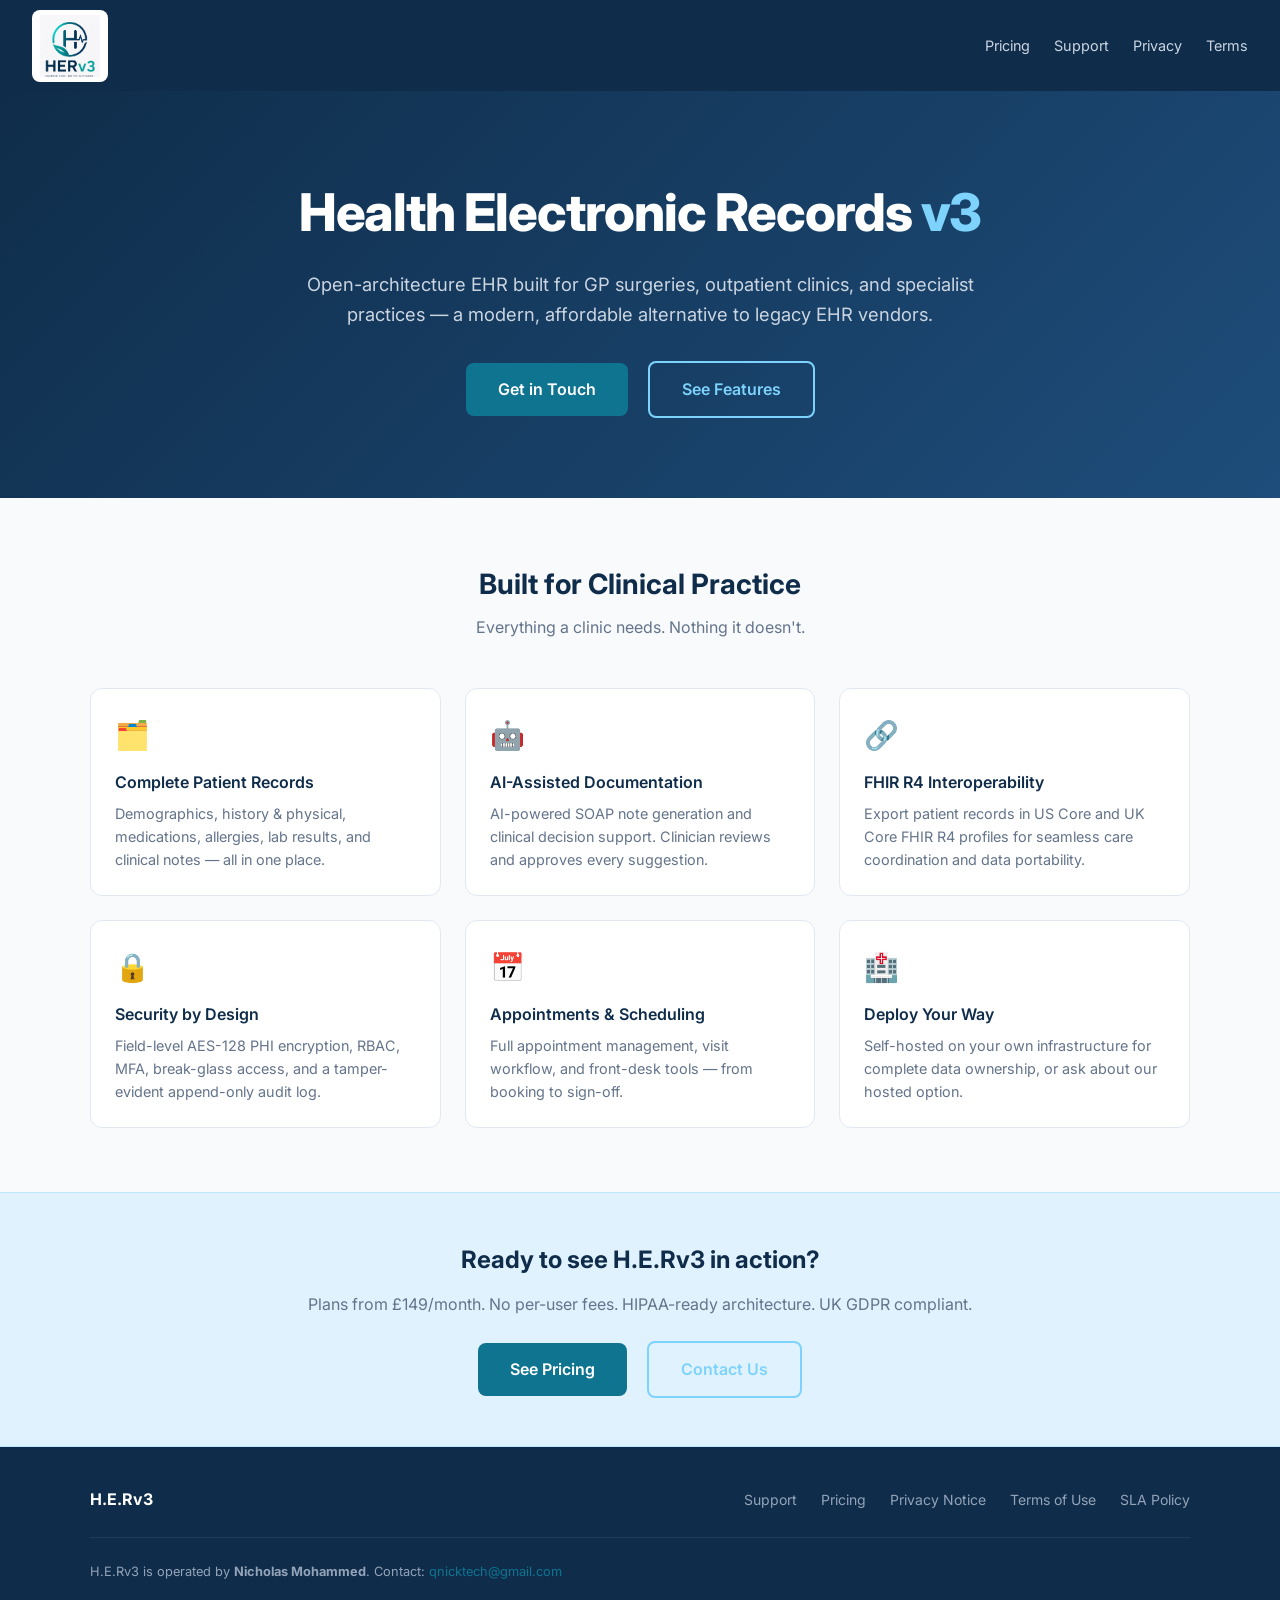
<file: index.html>
<!DOCTYPE html>
<html lang="en">
<head>
  <meta charset="UTF-8">
  <meta name="viewport" content="width=device-width, initial-scale=1.0">
  <title>H.E.Rv3 — Health Electronic Records v3</title>
  <meta name="description" content="Open-architecture EHR built for GP surgeries, outpatient clinics, and specialist practices. FHIR R4, AI-assisted documentation, field-level PHI encryption.">
  <link rel="preconnect" href="https://fonts.googleapis.com">
  <link href="https://fonts.googleapis.com/css2?family=Inter:wght@400;600;700;800&display=swap" rel="stylesheet">
  <link rel="icon" type="image/png" href="/img/herv3-logo.png">
  <link rel="stylesheet" href="/css/style.css">
</head>
<body>

<nav>
  <a href="/" class="nav-brand"><img src="/img/herv3-logo.png" alt="H.E.Rv3" class="nav-logo"></a>
  <div class="nav-links">
    <a href="/pricing/">Pricing</a>
    <a href="/support/">Support</a>
    <a href="/legal/privacy/">Privacy</a>
    <a href="/legal/terms/">Terms</a>
  </div>
</nav>

<section class="hero">
  <h1>Health Electronic Records <span>v3</span></h1>
  <p>Open-architecture EHR built for GP surgeries, outpatient clinics, and specialist practices — a modern, affordable alternative to legacy EHR vendors.</p>
  <a href="/support/" class="btn">Get in Touch</a>
  <a href="#features" class="btn btn-outline">See Features</a>
</section>

<section class="features" id="features">
  <h2>Built for Clinical Practice</h2>
  <p class="subtitle">Everything a clinic needs. Nothing it doesn't.</p>
  <div class="grid">
    <div class="card">
      <div class="card-icon">🗂️</div>
      <h3>Complete Patient Records</h3>
      <p>Demographics, history &amp; physical, medications, allergies, lab results, and clinical notes — all in one place.</p>
    </div>
    <div class="card">
      <div class="card-icon">🤖</div>
      <h3>AI-Assisted Documentation</h3>
      <p>AI-powered SOAP note generation and clinical decision support. Clinician reviews and approves every suggestion.</p>
    </div>
    <div class="card">
      <div class="card-icon">🔗</div>
      <h3>FHIR R4 Interoperability</h3>
      <p>Export patient records in US Core and UK Core FHIR R4 profiles for seamless care coordination and data portability.</p>
    </div>
    <div class="card">
      <div class="card-icon">🔒</div>
      <h3>Security by Design</h3>
      <p>Field-level AES-128 PHI encryption, RBAC, MFA, break-glass access, and a tamper-evident append-only audit log.</p>
    </div>
    <div class="card">
      <div class="card-icon">📅</div>
      <h3>Appointments &amp; Scheduling</h3>
      <p>Full appointment management, visit workflow, and front-desk tools — from booking to sign-off.</p>
    </div>
    <div class="card">
      <div class="card-icon">🏥</div>
      <h3>Deploy Your Way</h3>
      <p>Self-hosted on your own infrastructure for complete data ownership, or ask about our hosted option.</p>
    </div>
  </div>
</section>

<section class="cta-band">
  <h2>Ready to see H.E.Rv3 in action?</h2>
  <p>Plans from £149/month. No per-user fees. HIPAA-ready architecture. UK GDPR compliant.</p>
  <a href="/pricing/" class="btn">See Pricing</a>
  <a href="/support/" class="btn btn-outline" style="margin-left:1rem;">Contact Us</a>
</section>

<footer>
  <div class="footer-inner">
    <span class="footer-brand">H.E.Rv3</span>
    <div class="footer-links">
      <a href="/support/">Support</a>
      <a href="/pricing/">Pricing</a>
      <a href="/legal/privacy/">Privacy Notice</a>
      <a href="/legal/terms/">Terms of Use</a>
      <a href="/legal/sla/">SLA Policy</a>
    </div>
    <p class="footer-copy">H.E.Rv3 is operated by <strong>Nicholas Mohammed</strong>. Contact: <a href="mailto:qnicktech@gmail.com">qnicktech@gmail.com</a></p>
  </div>
</footer>

</body>
</html>
</file>
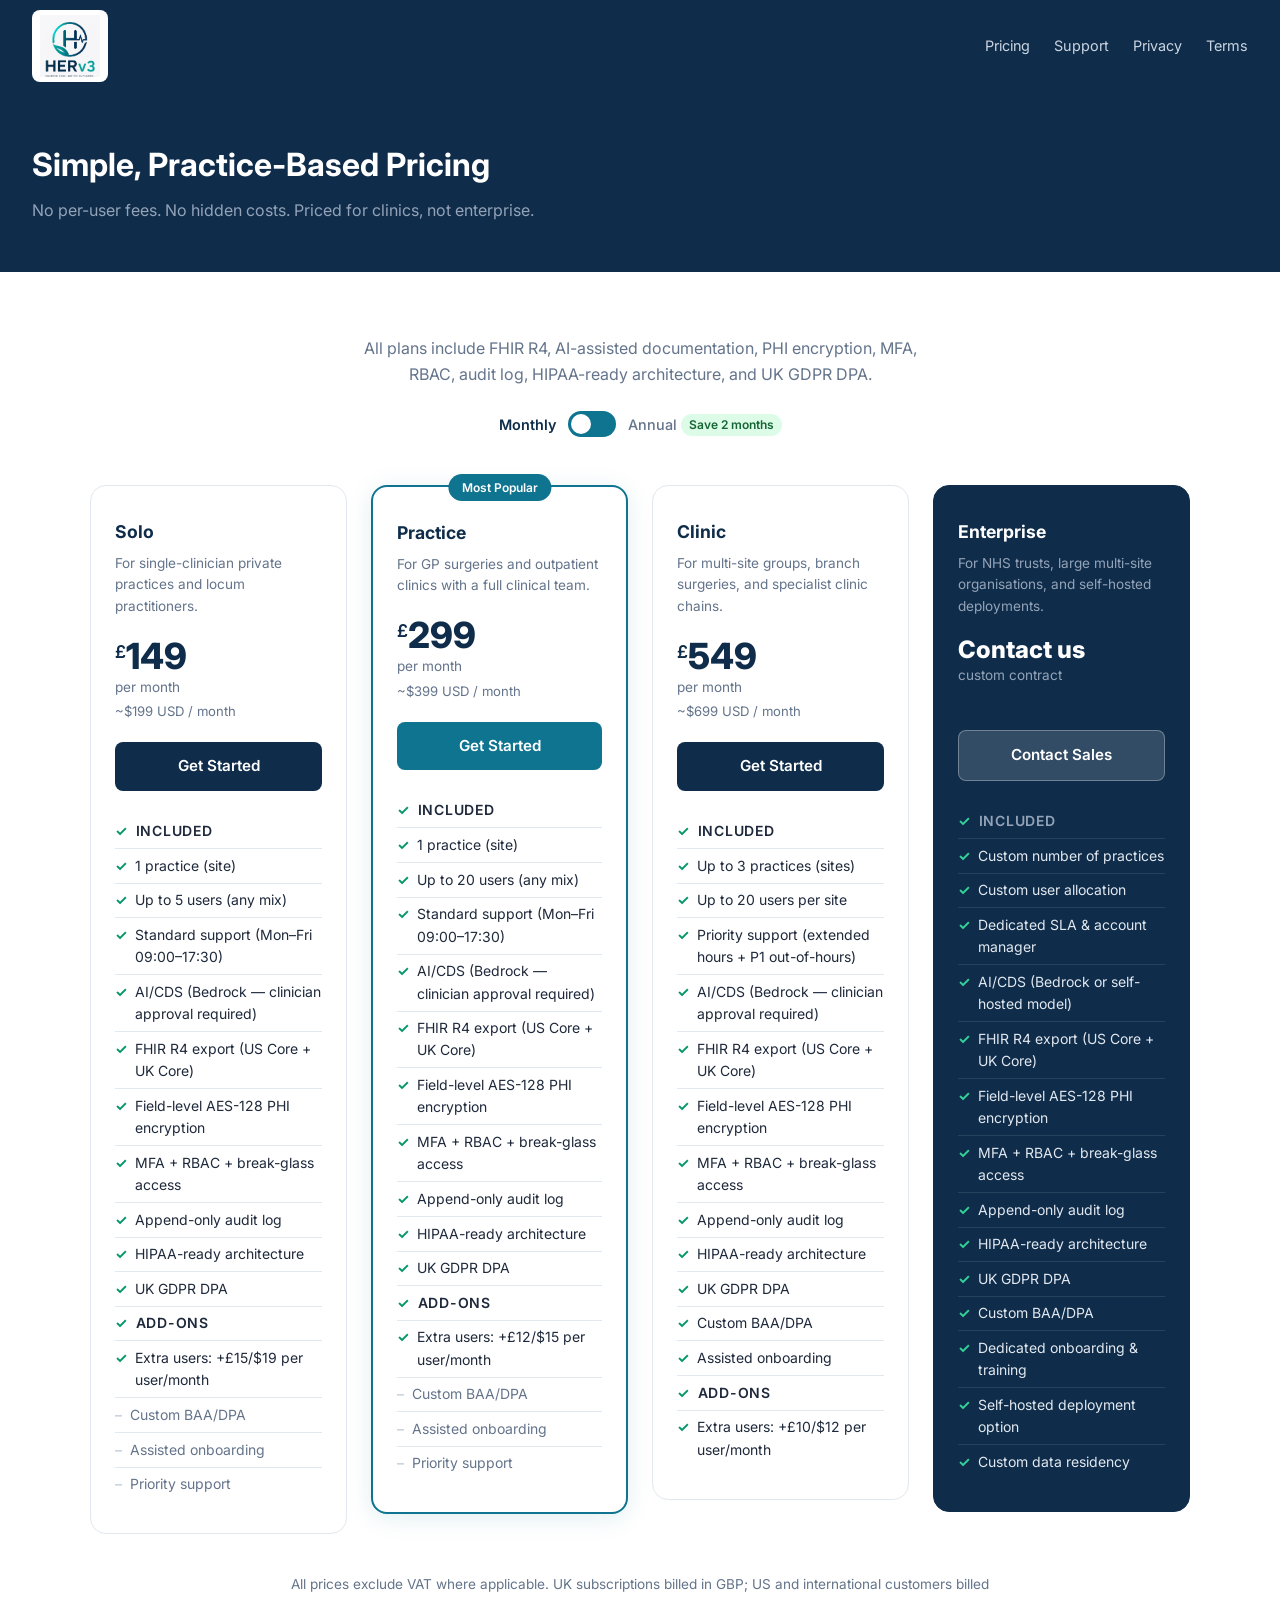
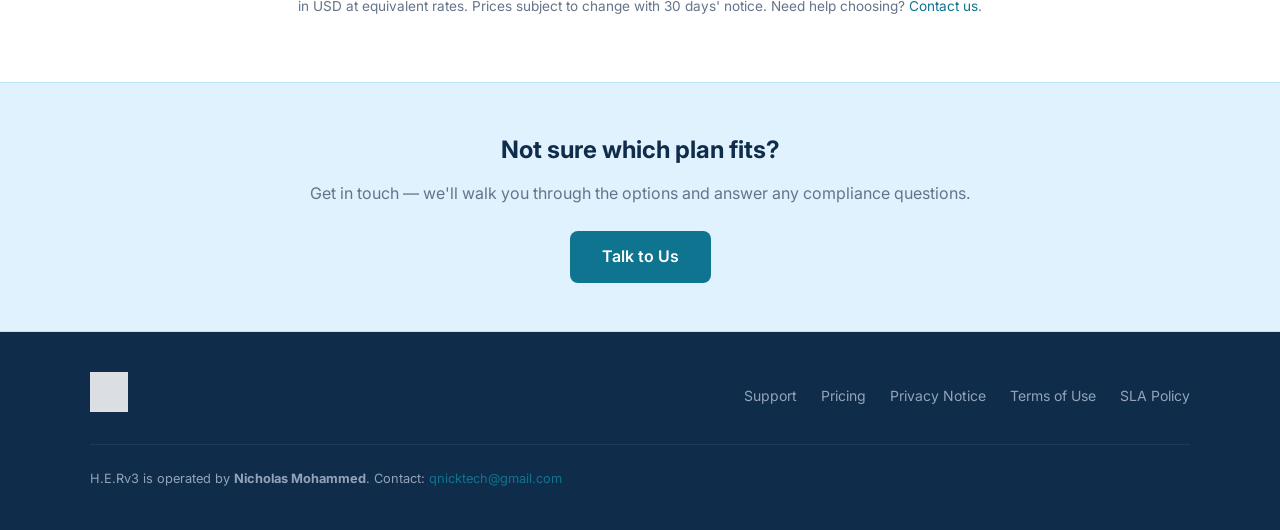
<file: pricing/index.html>
<!DOCTYPE html>
<html lang="en">
<head>
  <meta charset="UTF-8">
  <meta name="viewport" content="width=device-width, initial-scale=1.0">
  <title>Pricing — H.E.Rv3</title>
  <meta name="description" content="Simple, practice-based pricing for H.E.Rv3 Health Electronic Records v3. No per-user fees. Plans for solo clinicians, GP practices, and multi-site clinics.">
  <link rel="preconnect" href="https://fonts.googleapis.com">
  <link href="https://fonts.googleapis.com/css2?family=Inter:wght@400;600;700;800&display=swap" rel="stylesheet">
  <link rel="icon" type="image/png" href="/img/herv3-logo.png">
  <link rel="stylesheet" href="/css/style.css">
</head>
<body class="show-monthly">

<nav>
  <a href="/" class="nav-brand"><img src="/img/herv3-logo.png" alt="H.E.Rv3" class="nav-logo"></a>
  <div class="nav-links">
    <a href="/pricing/">Pricing</a>
    <a href="/support/">Support</a>
    <a href="/legal/privacy/">Privacy</a>
    <a href="/legal/terms/">Terms</a>
  </div>
</nav>

<div class="page-header">
  <h1>Simple, Practice-Based Pricing</h1>
  <p>No per-user fees. No hidden costs. Priced for clinics, not enterprise.</p>
</div>

<section class="pricing">
  <div class="pricing-intro">
    <p>All plans include FHIR R4, AI-assisted documentation, PHI encryption, MFA, RBAC, audit log, HIPAA-ready architecture, and UK GDPR DPA.</p>

    <div class="toggle-wrap">
      <span class="toggle-label active" id="lbl-monthly">Monthly</span>
      <label class="toggle">
        <input type="checkbox" id="billing-toggle">
        <span class="toggle-slider"></span>
      </label>
      <span class="toggle-label" id="lbl-annual">Annual <span class="save-badge">Save 2 months</span></span>
    </div>
  </div>

  <div class="pricing-grid">

    <!-- SOLO -->
    <div class="pricing-card">
      <h3>Solo</h3>
      <p class="tagline">For single-clinician private practices and locum practitioners.</p>
      <div class="price-block">
        <div class="monthly-price">
          <div class="price-amount"><span>£</span>149</div>
          <div class="price-period">per month</div>
          <div class="price-annual-note">&nbsp;</div>
          <div class="price-usd">~$199 USD / month</div>
        </div>
        <div class="annual-price">
          <div class="price-amount"><span>£</span>1,490</div>
          <div class="price-period">per year</div>
          <div class="price-annual-note">£124/month — 2 months free</div>
          <div class="price-usd">~$1,990 USD / year</div>
        </div>
      </div>
      <a href="/support/" class="pricing-cta">Get Started</a>
      <ul class="feature-list">
        <li class="feature-divider">Included</li>
        <li>1 practice (site)</li>
        <li>Up to 5 users (any mix)</li>
        <li>Standard support (Mon–Fri 09:00–17:30)</li>
        <li>AI/CDS (Bedrock — clinician approval required)</li>
        <li>FHIR R4 export (US Core + UK Core)</li>
        <li>Field-level AES-128 PHI encryption</li>
        <li>MFA + RBAC + break-glass access</li>
        <li>Append-only audit log</li>
        <li>HIPAA-ready architecture</li>
        <li>UK GDPR DPA</li>
        <li class="feature-divider">Add-ons</li>
        <li>Extra users: +£15/$19 per user/month</li>
        <li class="no">Custom BAA/DPA</li>
        <li class="no">Assisted onboarding</li>
        <li class="no">Priority support</li>
      </ul>
    </div>

    <!-- PRACTICE (FEATURED) -->
    <div class="pricing-card featured">
      <div class="popular-badge">Most Popular</div>
      <h3>Practice</h3>
      <p class="tagline">For GP surgeries and outpatient clinics with a full clinical team.</p>
      <div class="price-block">
        <div class="monthly-price">
          <div class="price-amount"><span>£</span>299</div>
          <div class="price-period">per month</div>
          <div class="price-annual-note">&nbsp;</div>
          <div class="price-usd">~$399 USD / month</div>
        </div>
        <div class="annual-price">
          <div class="price-amount"><span>£</span>2,990</div>
          <div class="price-period">per year</div>
          <div class="price-annual-note">£249/month — 2 months free</div>
          <div class="price-usd">~$3,990 USD / year</div>
        </div>
      </div>
      <a href="/support/" class="pricing-cta">Get Started</a>
      <ul class="feature-list">
        <li class="feature-divider">Included</li>
        <li>1 practice (site)</li>
        <li>Up to 20 users (any mix)</li>
        <li>Standard support (Mon–Fri 09:00–17:30)</li>
        <li>AI/CDS (Bedrock — clinician approval required)</li>
        <li>FHIR R4 export (US Core + UK Core)</li>
        <li>Field-level AES-128 PHI encryption</li>
        <li>MFA + RBAC + break-glass access</li>
        <li>Append-only audit log</li>
        <li>HIPAA-ready architecture</li>
        <li>UK GDPR DPA</li>
        <li class="feature-divider">Add-ons</li>
        <li>Extra users: +£12/$15 per user/month</li>
        <li class="no">Custom BAA/DPA</li>
        <li class="no">Assisted onboarding</li>
        <li class="no">Priority support</li>
      </ul>
    </div>

    <!-- CLINIC -->
    <div class="pricing-card">
      <h3>Clinic</h3>
      <p class="tagline">For multi-site groups, branch surgeries, and specialist clinic chains.</p>
      <div class="price-block">
        <div class="monthly-price">
          <div class="price-amount"><span>£</span>549</div>
          <div class="price-period">per month</div>
          <div class="price-annual-note">&nbsp;</div>
          <div class="price-usd">~$699 USD / month</div>
        </div>
        <div class="annual-price">
          <div class="price-amount"><span>£</span>5,490</div>
          <div class="price-period">per year</div>
          <div class="price-annual-note">£458/month — 2 months free</div>
          <div class="price-usd">~$6,990 USD / year</div>
        </div>
      </div>
      <a href="/support/" class="pricing-cta">Get Started</a>
      <ul class="feature-list">
        <li class="feature-divider">Included</li>
        <li>Up to 3 practices (sites)</li>
        <li>Up to 20 users per site</li>
        <li>Priority support (extended hours + P1 out-of-hours)</li>
        <li>AI/CDS (Bedrock — clinician approval required)</li>
        <li>FHIR R4 export (US Core + UK Core)</li>
        <li>Field-level AES-128 PHI encryption</li>
        <li>MFA + RBAC + break-glass access</li>
        <li>Append-only audit log</li>
        <li>HIPAA-ready architecture</li>
        <li>UK GDPR DPA</li>
        <li>Custom BAA/DPA</li>
        <li>Assisted onboarding</li>
        <li class="feature-divider">Add-ons</li>
        <li>Extra users: +£10/$12 per user/month</li>
      </ul>
    </div>

    <!-- ENTERPRISE -->
    <div class="pricing-card enterprise-card">
      <h3>Enterprise</h3>
      <p class="tagline">For NHS trusts, large multi-site organisations, and self-hosted deployments.</p>
      <div class="price-block">
        <div class="price-amount" style="font-size:1.5rem; color:white;">Contact us</div>
        <div class="price-period">custom contract</div>
        <div class="price-annual-note">&nbsp;</div>
        <div class="price-usd">&nbsp;</div>
      </div>
      <a href="mailto:qnicktech@gmail.com?subject=Enterprise%20Enquiry" class="pricing-cta">Contact Sales</a>
      <ul class="feature-list">
        <li class="feature-divider" style="color:#94a3b8;">Included</li>
        <li>Custom number of practices</li>
        <li>Custom user allocation</li>
        <li>Dedicated SLA &amp; account manager</li>
        <li>AI/CDS (Bedrock or self-hosted model)</li>
        <li>FHIR R4 export (US Core + UK Core)</li>
        <li>Field-level AES-128 PHI encryption</li>
        <li>MFA + RBAC + break-glass access</li>
        <li>Append-only audit log</li>
        <li>HIPAA-ready architecture</li>
        <li>UK GDPR DPA</li>
        <li>Custom BAA/DPA</li>
        <li>Dedicated onboarding &amp; training</li>
        <li>Self-hosted deployment option</li>
        <li>Custom data residency</li>
      </ul>
    </div>

  </div>

  <p class="pricing-note">
    All prices exclude VAT where applicable. UK subscriptions billed in GBP; US and international customers billed in USD at equivalent rates.
    Prices subject to change with 30 days' notice.
    Need help choosing? <a href="/support/">Contact us</a>.
  </p>
</section>

<section class="cta-band">
  <h2>Not sure which plan fits?</h2>
  <p>Get in touch — we'll walk you through the options and answer any compliance questions.</p>
  <a href="/support/" class="btn">Talk to Us</a>
</section>

<footer>
  <div class="footer-inner">
    <a href="/" class="footer-brand"><img src="/img/herv3-logo.png" alt="H.E.Rv3" style="height:40px;width:auto;filter:brightness(0) invert(1);opacity:0.85;"></a>
    <div class="footer-links">
      <a href="/support/">Support</a>
      <a href="/pricing/">Pricing</a>
      <a href="/legal/privacy/">Privacy Notice</a>
      <a href="/legal/terms/">Terms of Use</a>
      <a href="/legal/sla/">SLA Policy</a>
    </div>
    <p class="footer-copy">H.E.Rv3 is operated by <strong>Nicholas Mohammed</strong>. Contact: <a href="mailto:qnicktech@gmail.com">qnicktech@gmail.com</a></p>
  </div>
</footer>

<script>
  const toggle = document.getElementById('billing-toggle');
  const body = document.body;
  const lblMonthly = document.getElementById('lbl-monthly');
  const lblAnnual = document.getElementById('lbl-annual');
  toggle.addEventListener('change', () => {
    if (toggle.checked) {
      body.classList.replace('show-monthly', 'show-annual');
      lblMonthly.classList.remove('active');
      lblAnnual.classList.add('active');
    } else {
      body.classList.replace('show-annual', 'show-monthly');
      lblAnnual.classList.remove('active');
      lblMonthly.classList.add('active');
    }
  });
</script>

</body>
</html>
</file>
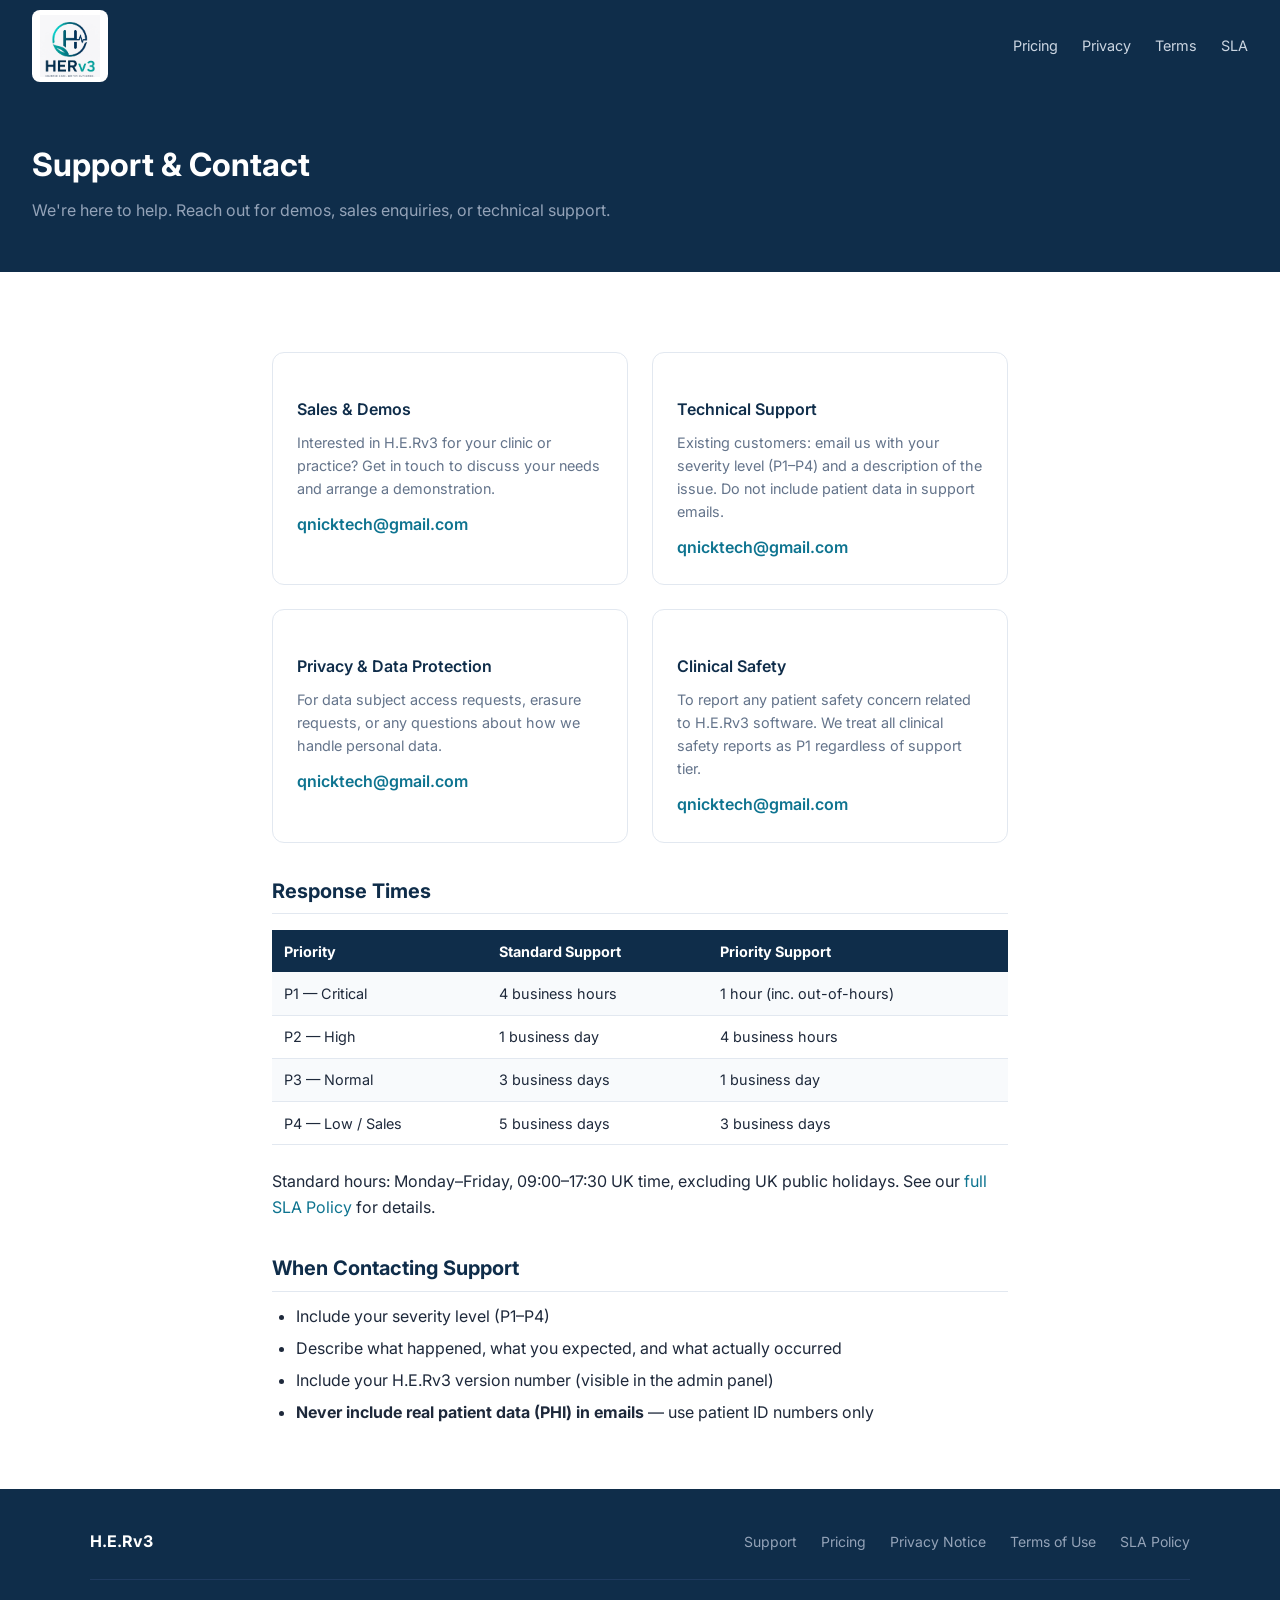
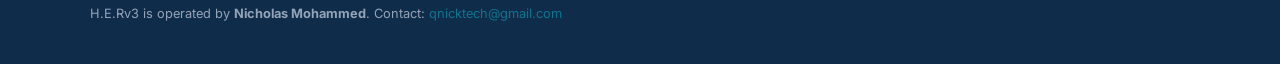
<file: support/index.html>
<!DOCTYPE html>
<html lang="en">
<head>
  <meta charset="UTF-8">
  <meta name="viewport" content="width=device-width, initial-scale=1.0">
  <title>Support — H.E.Rv3</title>
  <meta name="description" content="Get support for H.E.Rv3 Health Electronic Records v3.">
  <link rel="preconnect" href="https://fonts.googleapis.com">
  <link href="https://fonts.googleapis.com/css2?family=Inter:wght@400;600;700;800&display=swap" rel="stylesheet">
  <link rel="icon" type="image/png" href="/img/herv3-logo.png">
  <link rel="stylesheet" href="/css/style.css">
</head>
<body>

<nav>
  <a href="/" class="nav-brand"><img src="/img/herv3-logo.png" alt="H.E.Rv3" class="nav-logo"></a>
  <div class="nav-links">
    <a href="/pricing/">Pricing</a>
    <a href="/legal/privacy/">Privacy</a>
    <a href="/legal/terms/">Terms</a>
    <a href="/legal/sla/">SLA</a>
  </div>
</nav>

<div class="page-header">
  <h1>Support &amp; Contact</h1>
  <p>We're here to help. Reach out for demos, sales enquiries, or technical support.</p>
</div>

<div class="content">
  <div class="support-grid">
    <div class="support-card">
      <h3>Sales &amp; Demos</h3>
      <p>Interested in H.E.Rv3 for your clinic or practice? Get in touch to discuss your needs and arrange a demonstration.</p>
      <a href="mailto:qnicktech@gmail.com">qnicktech@gmail.com</a>
    </div>
    <div class="support-card">
      <h3>Technical Support</h3>
      <p>Existing customers: email us with your severity level (P1–P4) and a description of the issue. Do not include patient data in support emails.</p>
      <a href="mailto:qnicktech@gmail.com">qnicktech@gmail.com</a>
    </div>
    <div class="support-card">
      <h3>Privacy &amp; Data Protection</h3>
      <p>For data subject access requests, erasure requests, or any questions about how we handle personal data.</p>
      <a href="mailto:qnicktech@gmail.com?subject=DATA PROTECTION">qnicktech@gmail.com</a>
    </div>
    <div class="support-card">
      <h3>Clinical Safety</h3>
      <p>To report any patient safety concern related to H.E.Rv3 software. We treat all clinical safety reports as P1 regardless of support tier.</p>
      <a href="mailto:qnicktech@gmail.com?subject=CLINICAL SAFETY">qnicktech@gmail.com</a>
    </div>
  </div>

  <h2>Response Times</h2>
  <table>
    <tr><th>Priority</th><th>Standard Support</th><th>Priority Support</th></tr>
    <tr><td>P1 — Critical</td><td>4 business hours</td><td>1 hour (inc. out-of-hours)</td></tr>
    <tr><td>P2 — High</td><td>1 business day</td><td>4 business hours</td></tr>
    <tr><td>P3 — Normal</td><td>3 business days</td><td>1 business day</td></tr>
    <tr><td>P4 — Low / Sales</td><td>5 business days</td><td>3 business days</td></tr>
  </table>
  <p>Standard hours: Monday–Friday, 09:00–17:30 UK time, excluding UK public holidays. See our <a href="/legal/sla/">full SLA Policy</a> for details.</p>

  <h2>When Contacting Support</h2>
  <ul>
    <li>Include your severity level (P1–P4)</li>
    <li>Describe what happened, what you expected, and what actually occurred</li>
    <li>Include your H.E.Rv3 version number (visible in the admin panel)</li>
    <li><strong>Never include real patient data (PHI) in emails</strong> — use patient ID numbers only</li>
  </ul>
</div>

<footer>
  <div class="footer-inner">
    <a href="/" class="footer-brand">H.E.Rv3</a>
    <div class="footer-links">
      <a href="/support/">Support</a>
      <a href="/pricing/">Pricing</a>
      <a href="/legal/privacy/">Privacy Notice</a>
      <a href="/legal/terms/">Terms of Use</a>
      <a href="/legal/sla/">SLA Policy</a>
    </div>
    <p class="footer-copy">H.E.Rv3 is operated by <strong>Nicholas Mohammed</strong>. Contact: <a href="mailto:qnicktech@gmail.com">qnicktech@gmail.com</a></p>
  </div>
</footer>

</body>
</html>
</file>
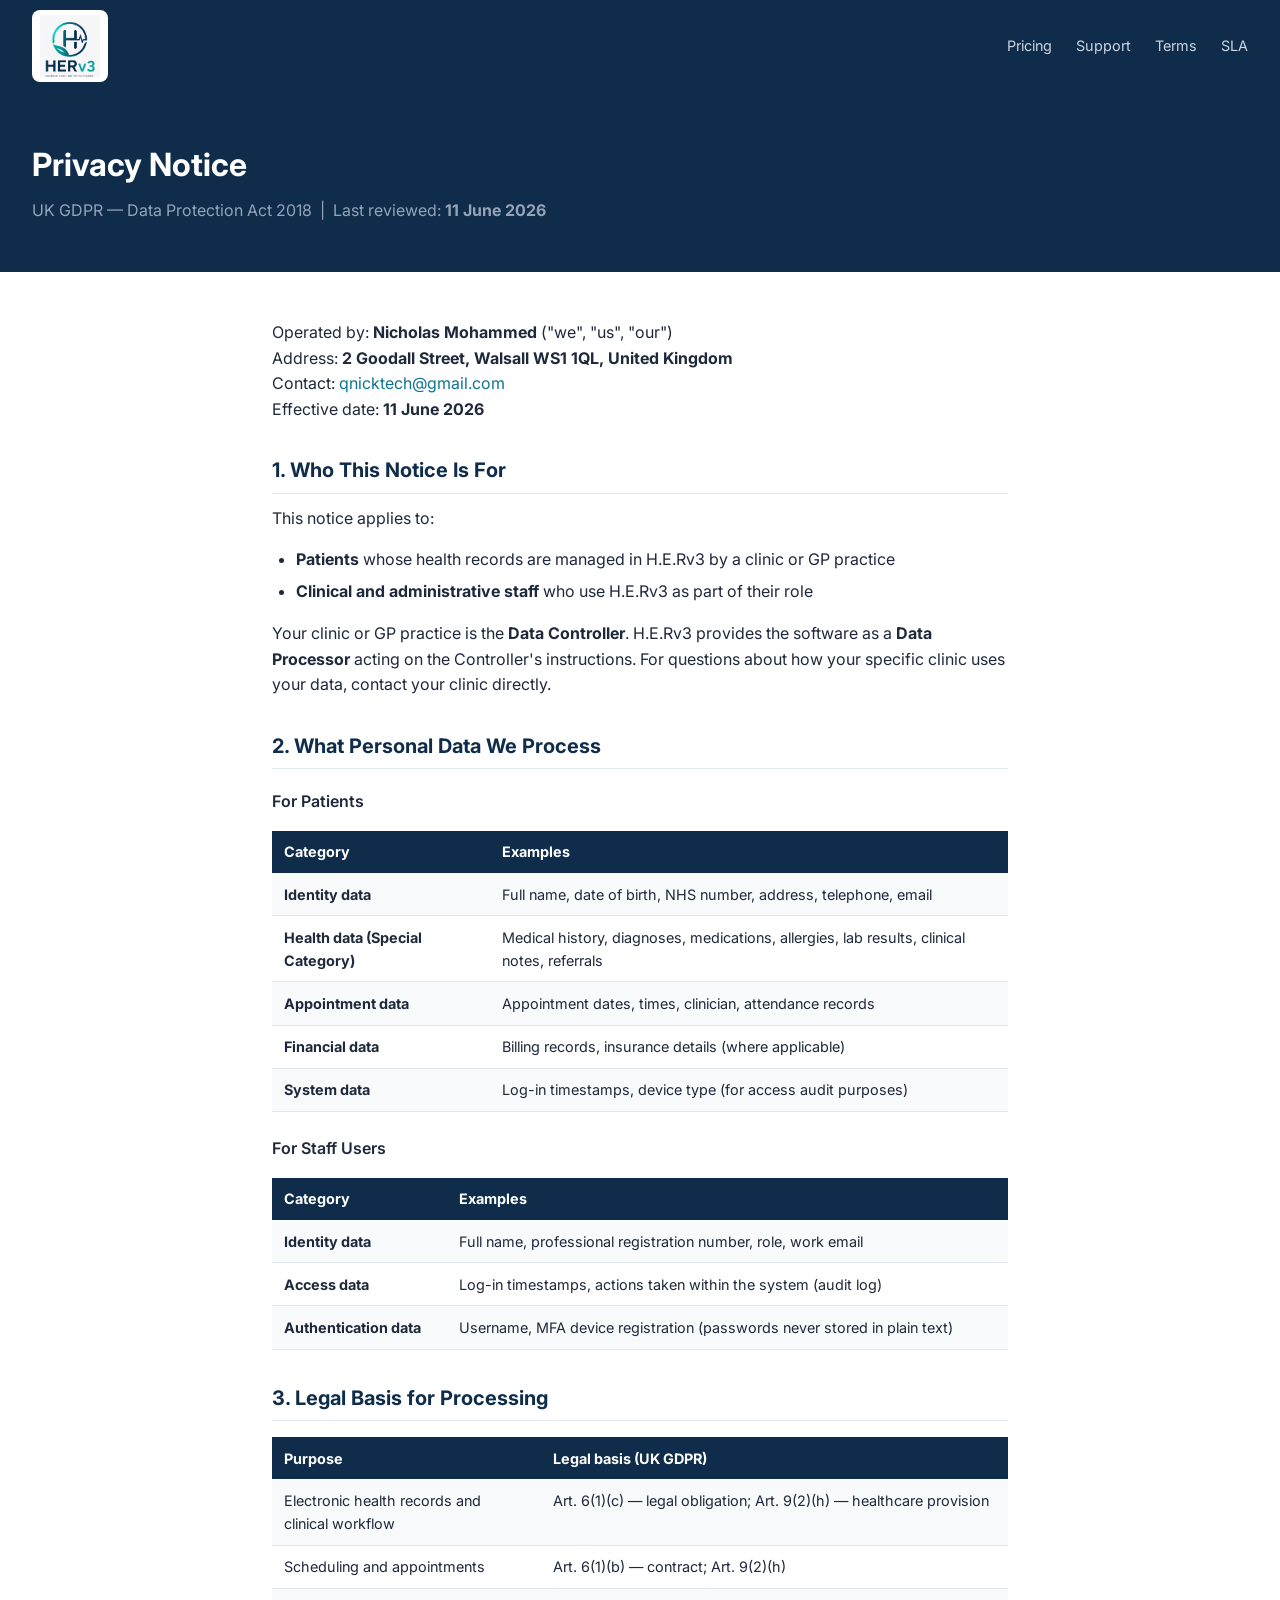
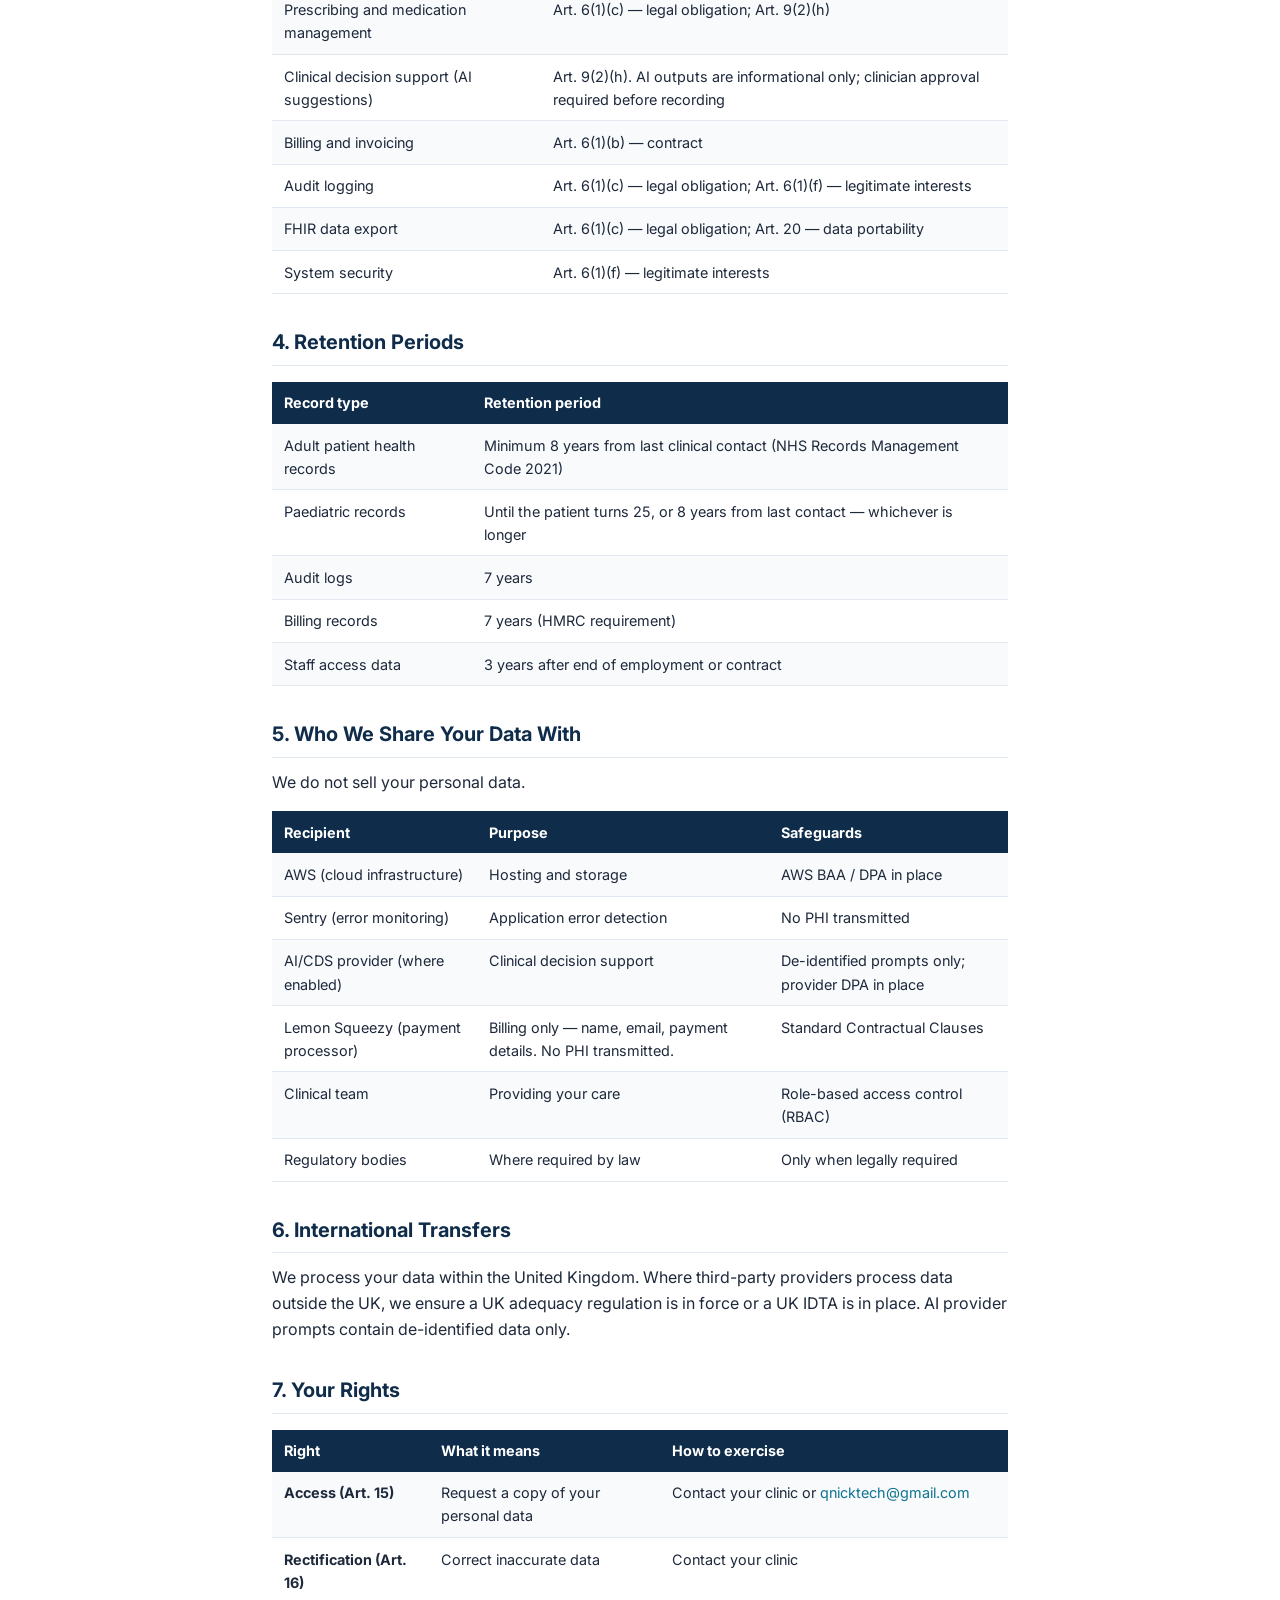
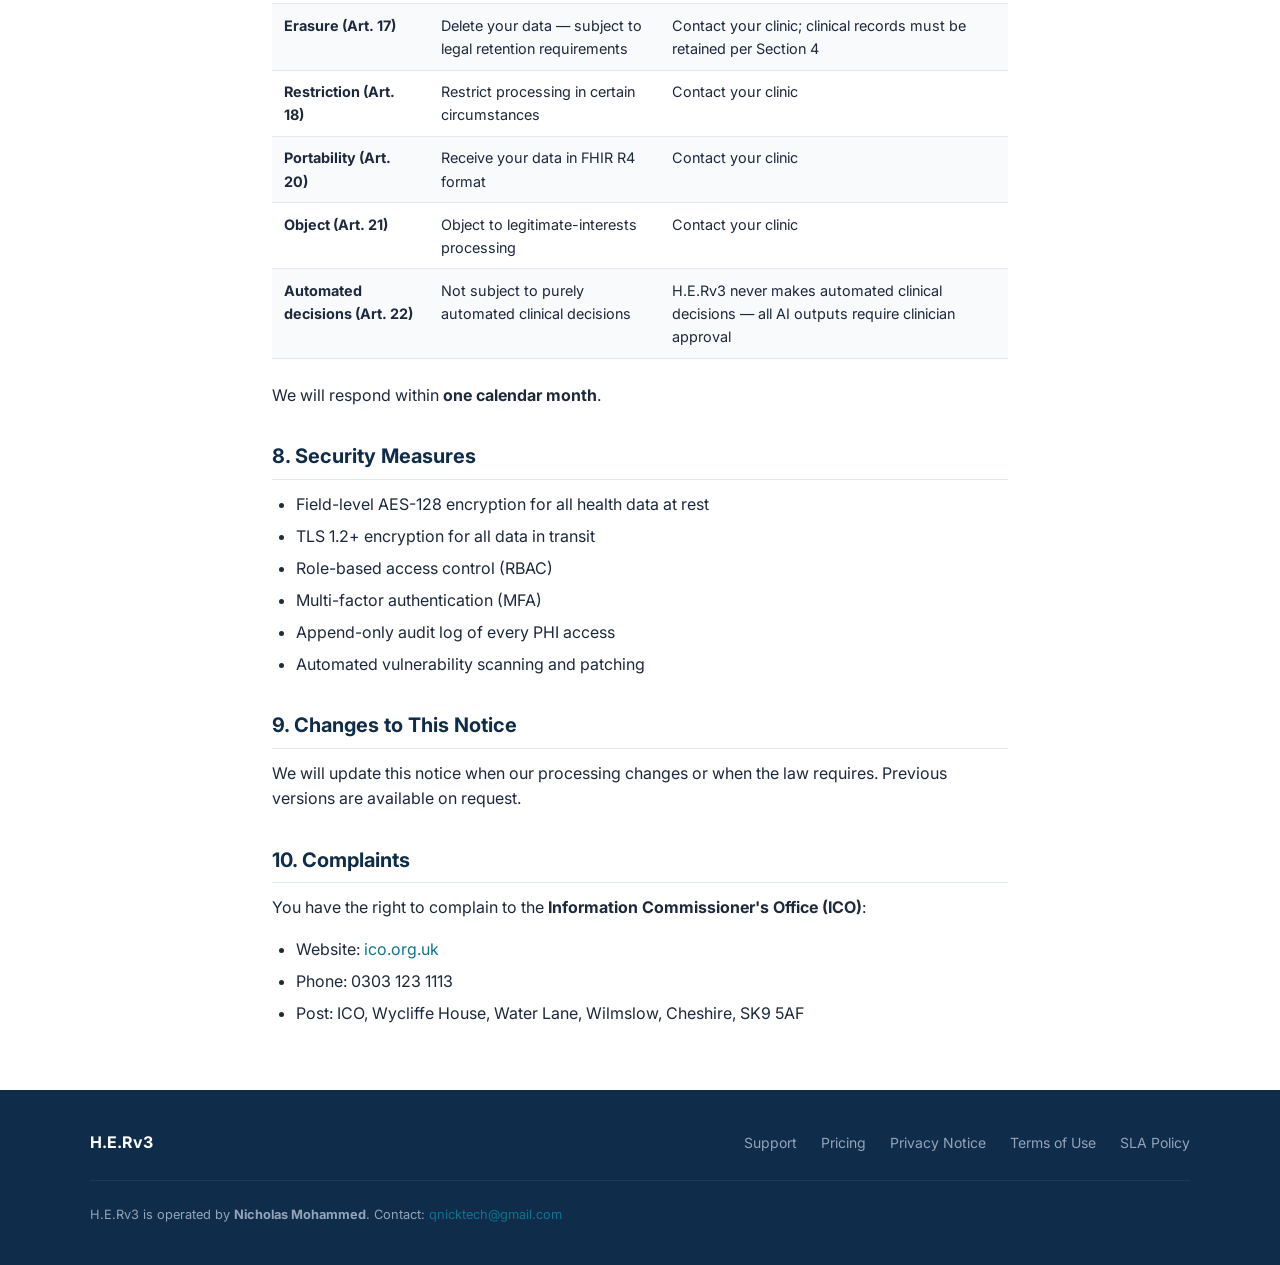
<file: legal/privacy/index.html>
<!DOCTYPE html>
<html lang="en">
<head>
  <meta charset="UTF-8">
  <meta name="viewport" content="width=device-width, initial-scale=1.0">
  <title>Privacy Notice — H.E.Rv3</title>
  <meta name="description" content="UK GDPR Privacy Notice for H.E.Rv3 Health Electronic Records v3.">
  <link rel="preconnect" href="https://fonts.googleapis.com">
  <link href="https://fonts.googleapis.com/css2?family=Inter:wght@400;600;700;800&display=swap" rel="stylesheet">
  <link rel="icon" type="image/png" href="/img/herv3-logo.png">
  <link rel="stylesheet" href="/css/style.css">
</head>
<body>

<nav>
  <a href="/" class="nav-brand"><img src="/img/herv3-logo.png" alt="H.E.Rv3" class="nav-logo"></a>
  <div class="nav-links">
    <a href="/pricing/">Pricing</a>
    <a href="/support/">Support</a>
    <a href="/legal/terms/">Terms</a>
    <a href="/legal/sla/">SLA</a>
  </div>
</nav>

<div class="page-header">
  <h1>Privacy Notice</h1>
  <p>UK GDPR — Data Protection Act 2018 &nbsp;|&nbsp; Last reviewed: <strong>11 June 2026</strong></p>
</div>

<div class="content">
  <p>Operated by: <strong>Nicholas Mohammed</strong> ("we", "us", "our")<br>
  Address: <strong>2 Goodall Street, Walsall WS1 1QL, United Kingdom</strong><br>
  Contact: <a href="mailto:qnicktech@gmail.com">qnicktech@gmail.com</a><br>
  Effective date: <strong>11 June 2026</strong></p>

  <h2>1. Who This Notice Is For</h2>
  <p>This notice applies to:</p>
  <ul>
    <li><strong>Patients</strong> whose health records are managed in H.E.Rv3 by a clinic or GP practice</li>
    <li><strong>Clinical and administrative staff</strong> who use H.E.Rv3 as part of their role</li>
  </ul>
  <p>Your clinic or GP practice is the <strong>Data Controller</strong>. H.E.Rv3 provides the software as a <strong>Data Processor</strong> acting on the Controller's instructions. For questions about how your specific clinic uses your data, contact your clinic directly.</p>

  <h2>2. What Personal Data We Process</h2>
  <h3>For Patients</h3>
  <table>
    <tr><th>Category</th><th>Examples</th></tr>
    <tr><td><strong>Identity data</strong></td><td>Full name, date of birth, NHS number, address, telephone, email</td></tr>
    <tr><td><strong>Health data (Special Category)</strong></td><td>Medical history, diagnoses, medications, allergies, lab results, clinical notes, referrals</td></tr>
    <tr><td><strong>Appointment data</strong></td><td>Appointment dates, times, clinician, attendance records</td></tr>
    <tr><td><strong>Financial data</strong></td><td>Billing records, insurance details (where applicable)</td></tr>
    <tr><td><strong>System data</strong></td><td>Log-in timestamps, device type (for access audit purposes)</td></tr>
  </table>

  <h3>For Staff Users</h3>
  <table>
    <tr><th>Category</th><th>Examples</th></tr>
    <tr><td><strong>Identity data</strong></td><td>Full name, professional registration number, role, work email</td></tr>
    <tr><td><strong>Access data</strong></td><td>Log-in timestamps, actions taken within the system (audit log)</td></tr>
    <tr><td><strong>Authentication data</strong></td><td>Username, MFA device registration (passwords never stored in plain text)</td></tr>
  </table>

  <h2>3. Legal Basis for Processing</h2>
  <table>
    <tr><th>Purpose</th><th>Legal basis (UK GDPR)</th></tr>
    <tr><td>Electronic health records and clinical workflow</td><td>Art. 6(1)(c) — legal obligation; Art. 9(2)(h) — healthcare provision</td></tr>
    <tr><td>Scheduling and appointments</td><td>Art. 6(1)(b) — contract; Art. 9(2)(h)</td></tr>
    <tr><td>Prescribing and medication management</td><td>Art. 6(1)(c) — legal obligation; Art. 9(2)(h)</td></tr>
    <tr><td>Clinical decision support (AI suggestions)</td><td>Art. 9(2)(h). AI outputs are informational only; clinician approval required before recording</td></tr>
    <tr><td>Billing and invoicing</td><td>Art. 6(1)(b) — contract</td></tr>
    <tr><td>Audit logging</td><td>Art. 6(1)(c) — legal obligation; Art. 6(1)(f) — legitimate interests</td></tr>
    <tr><td>FHIR data export</td><td>Art. 6(1)(c) — legal obligation; Art. 20 — data portability</td></tr>
    <tr><td>System security</td><td>Art. 6(1)(f) — legitimate interests</td></tr>
  </table>

  <h2>4. Retention Periods</h2>
  <table>
    <tr><th>Record type</th><th>Retention period</th></tr>
    <tr><td>Adult patient health records</td><td>Minimum 8 years from last clinical contact (NHS Records Management Code 2021)</td></tr>
    <tr><td>Paediatric records</td><td>Until the patient turns 25, or 8 years from last contact — whichever is longer</td></tr>
    <tr><td>Audit logs</td><td>7 years</td></tr>
    <tr><td>Billing records</td><td>7 years (HMRC requirement)</td></tr>
    <tr><td>Staff access data</td><td>3 years after end of employment or contract</td></tr>
  </table>

  <h2>5. Who We Share Your Data With</h2>
  <p>We do not sell your personal data.</p>
  <table>
    <tr><th>Recipient</th><th>Purpose</th><th>Safeguards</th></tr>
    <tr><td>AWS (cloud infrastructure)</td><td>Hosting and storage</td><td>AWS BAA / DPA in place</td></tr>
    <tr><td>Sentry (error monitoring)</td><td>Application error detection</td><td>No PHI transmitted</td></tr>
    <tr><td>AI/CDS provider (where enabled)</td><td>Clinical decision support</td><td>De-identified prompts only; provider DPA in place</td></tr>
    <tr><td>Lemon Squeezy (payment processor)</td><td>Billing only — name, email, payment details. No PHI transmitted.</td><td>Standard Contractual Clauses</td></tr>
    <tr><td>Clinical team</td><td>Providing your care</td><td>Role-based access control (RBAC)</td></tr>
    <tr><td>Regulatory bodies</td><td>Where required by law</td><td>Only when legally required</td></tr>
  </table>

  <h2>6. International Transfers</h2>
  <p>We process your data within the United Kingdom. Where third-party providers process data outside the UK, we ensure a UK adequacy regulation is in force or a UK IDTA is in place. AI provider prompts contain de-identified data only.</p>

  <h2>7. Your Rights</h2>
  <table>
    <tr><th>Right</th><th>What it means</th><th>How to exercise</th></tr>
    <tr><td><strong>Access (Art. 15)</strong></td><td>Request a copy of your personal data</td><td>Contact your clinic or <a href="mailto:qnicktech@gmail.com">qnicktech@gmail.com</a></td></tr>
    <tr><td><strong>Rectification (Art. 16)</strong></td><td>Correct inaccurate data</td><td>Contact your clinic</td></tr>
    <tr><td><strong>Erasure (Art. 17)</strong></td><td>Delete your data — subject to legal retention requirements</td><td>Contact your clinic; clinical records must be retained per Section 4</td></tr>
    <tr><td><strong>Restriction (Art. 18)</strong></td><td>Restrict processing in certain circumstances</td><td>Contact your clinic</td></tr>
    <tr><td><strong>Portability (Art. 20)</strong></td><td>Receive your data in FHIR R4 format</td><td>Contact your clinic</td></tr>
    <tr><td><strong>Object (Art. 21)</strong></td><td>Object to legitimate-interests processing</td><td>Contact your clinic</td></tr>
    <tr><td><strong>Automated decisions (Art. 22)</strong></td><td>Not subject to purely automated clinical decisions</td><td>H.E.Rv3 never makes automated clinical decisions — all AI outputs require clinician approval</td></tr>
  </table>
  <p>We will respond within <strong>one calendar month</strong>.</p>

  <h2>8. Security Measures</h2>
  <ul>
    <li>Field-level AES-128 encryption for all health data at rest</li>
    <li>TLS 1.2+ encryption for all data in transit</li>
    <li>Role-based access control (RBAC)</li>
    <li>Multi-factor authentication (MFA)</li>
    <li>Append-only audit log of every PHI access</li>
    <li>Automated vulnerability scanning and patching</li>
  </ul>

  <h2>9. Changes to This Notice</h2>
  <p>We will update this notice when our processing changes or when the law requires. Previous versions are available on request.</p>

  <h2>10. Complaints</h2>
  <p>You have the right to complain to the <strong>Information Commissioner's Office (ICO)</strong>:</p>
  <ul>
    <li>Website: <a href="https://ico.org.uk" target="_blank" rel="noopener">ico.org.uk</a></li>
    <li>Phone: 0303 123 1113</li>
    <li>Post: ICO, Wycliffe House, Water Lane, Wilmslow, Cheshire, SK9 5AF</li>
  </ul>
</div>

<footer>
  <div class="footer-inner">
    <a href="/" class="footer-brand">H.E.Rv3</a>
    <div class="footer-links">
      <a href="/support/">Support</a>
      <a href="/pricing/">Pricing</a>
      <a href="/legal/privacy/">Privacy Notice</a>
      <a href="/legal/terms/">Terms of Use</a>
      <a href="/legal/sla/">SLA Policy</a>
    </div>
    <p class="footer-copy">H.E.Rv3 is operated by <strong>Nicholas Mohammed</strong>. Contact: <a href="mailto:qnicktech@gmail.com">qnicktech@gmail.com</a></p>
  </div>
</footer>

</body>
</html>
</file>
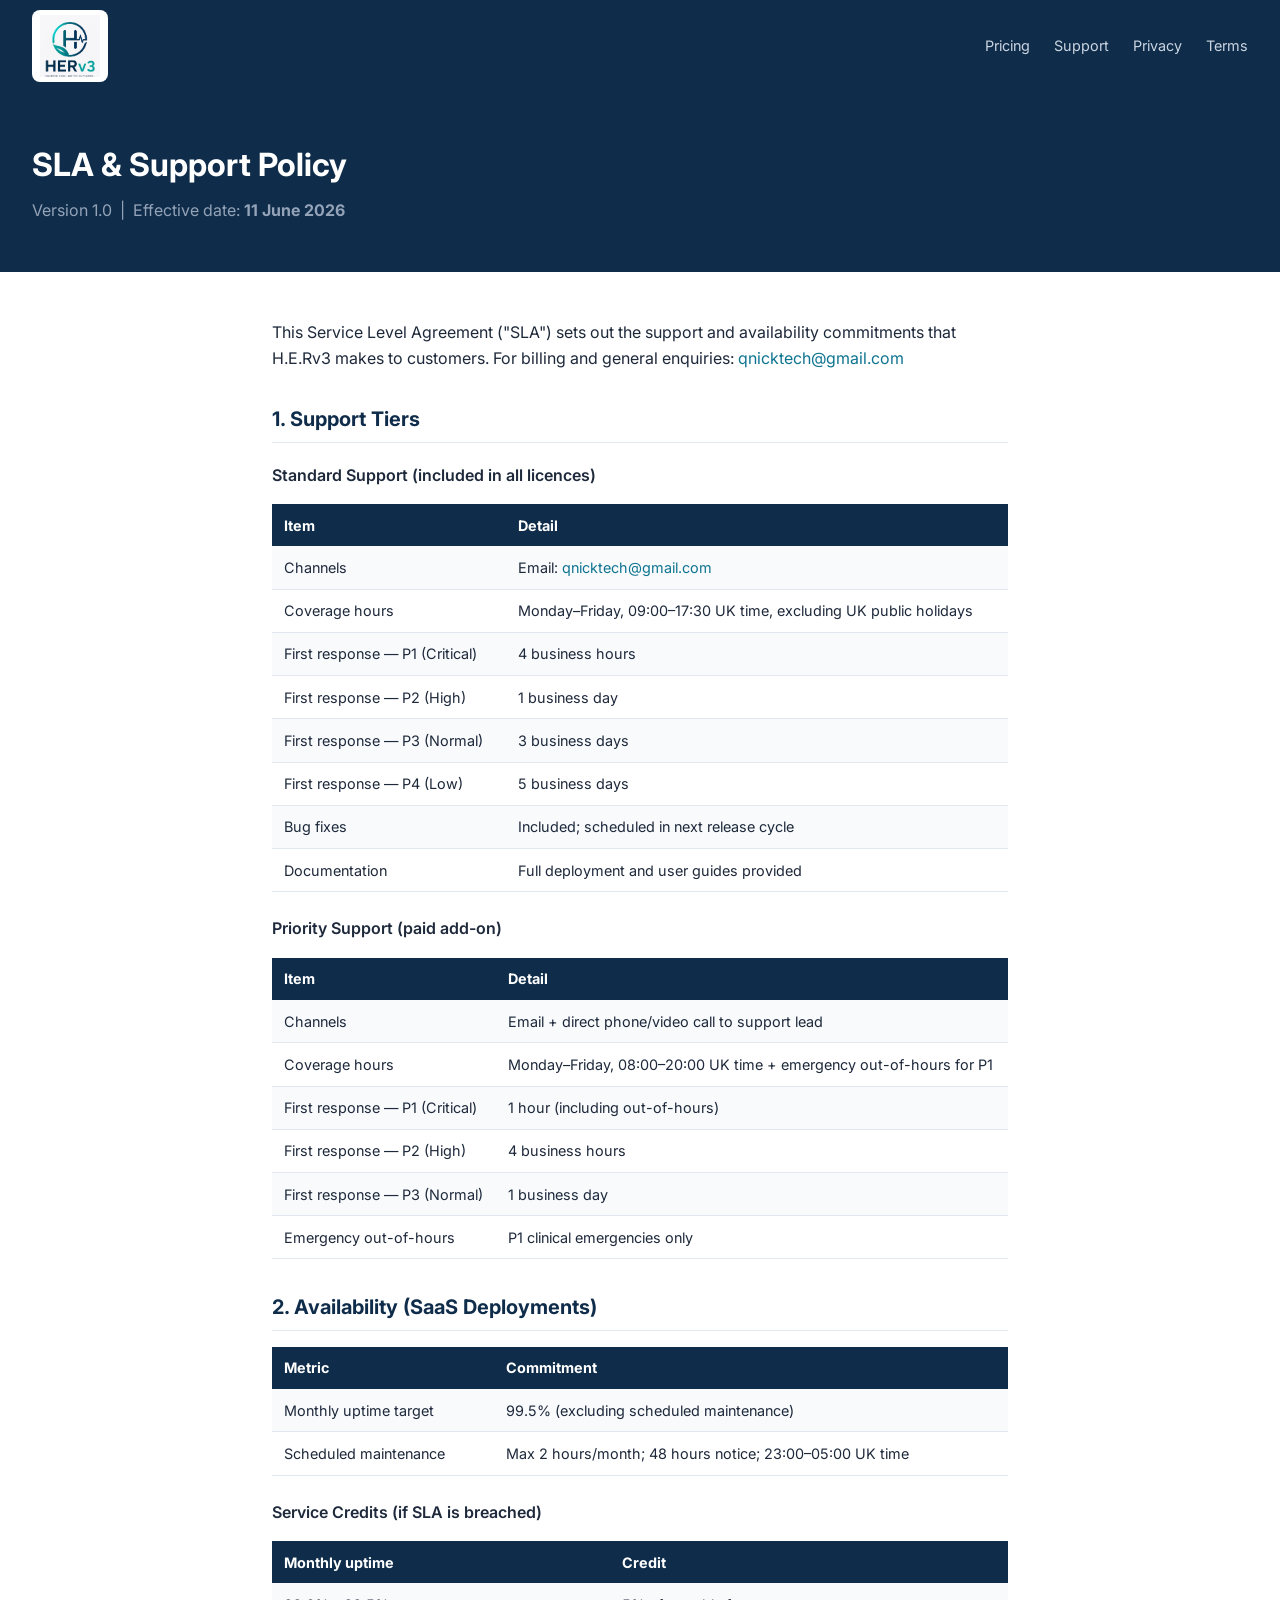
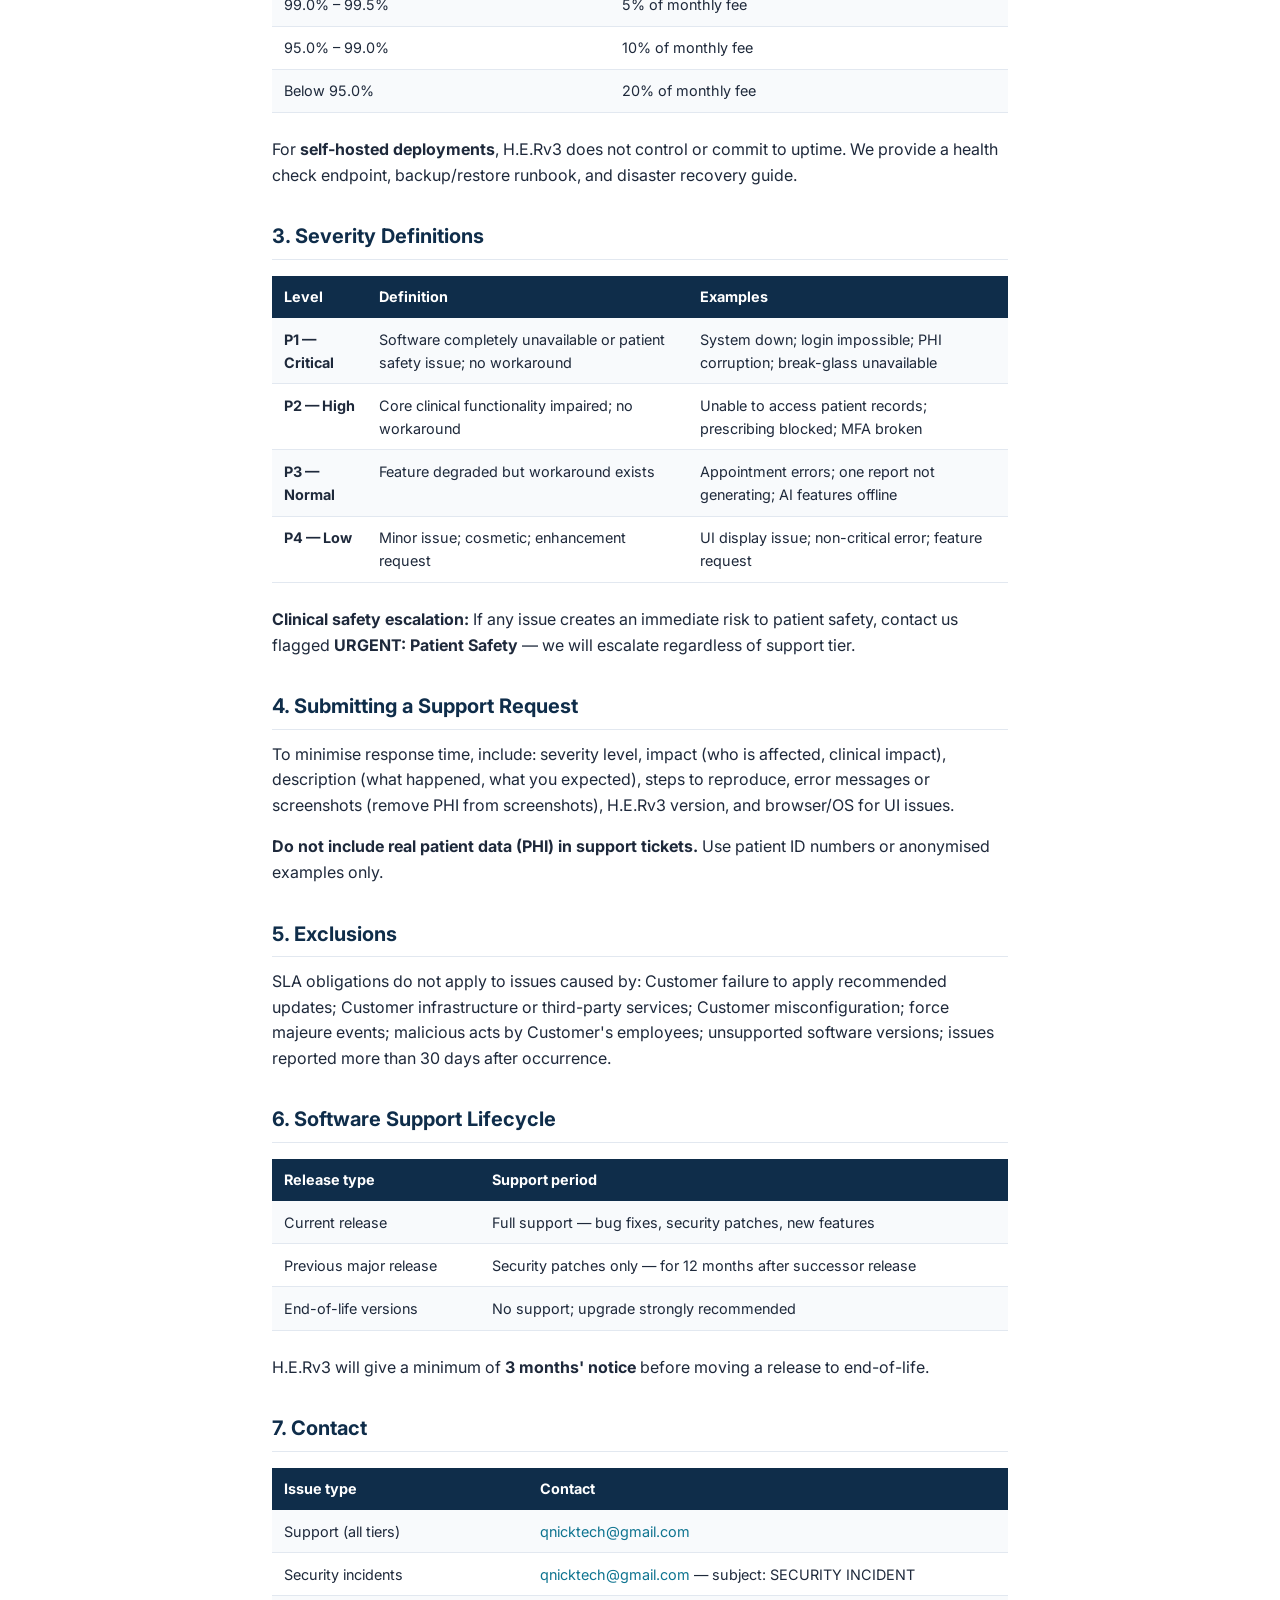
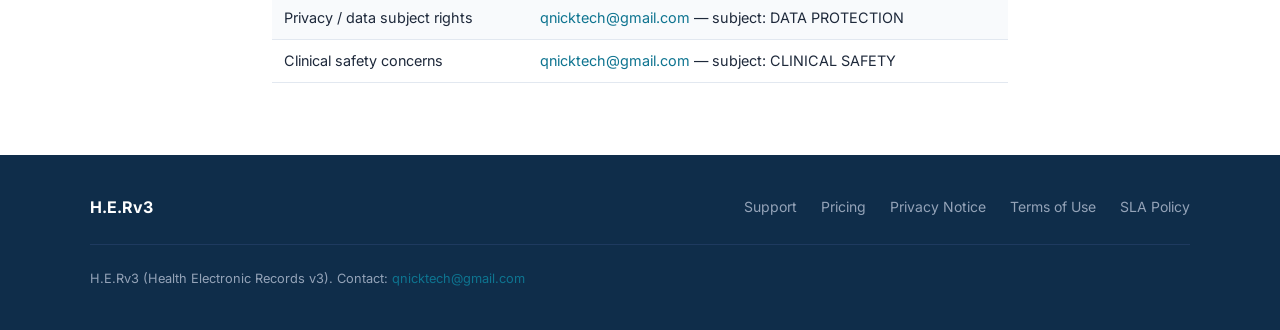
<file: legal/sla/index.html>
<!DOCTYPE html>
<html lang="en">
<head>
  <meta charset="UTF-8">
  <meta name="viewport" content="width=device-width, initial-scale=1.0">
  <title>SLA &amp; Support Policy — H.E.Rv3</title>
  <meta name="description" content="Service Level Agreement and Support Policy for H.E.Rv3 Health Electronic Records v3.">
  <link rel="preconnect" href="https://fonts.googleapis.com">
  <link href="https://fonts.googleapis.com/css2?family=Inter:wght@400;600;700;800&display=swap" rel="stylesheet">
  <link rel="icon" type="image/png" href="/img/herv3-logo.png">
  <link rel="stylesheet" href="/css/style.css">
</head>
<body>

<nav>
  <a href="/" class="nav-brand"><img src="/img/herv3-logo.png" alt="H.E.Rv3" class="nav-logo"></a>
  <div class="nav-links">
    <a href="/pricing/">Pricing</a>
    <a href="/support/">Support</a>
    <a href="/legal/privacy/">Privacy</a>
    <a href="/legal/terms/">Terms</a>
  </div>
</nav>

<div class="page-header">
  <h1>SLA &amp; Support Policy</h1>
  <p>Version 1.0 &nbsp;|&nbsp; Effective date: <strong>11 June 2026</strong></p>
</div>

<div class="content">
  <p>This Service Level Agreement ("SLA") sets out the support and availability commitments that H.E.Rv3 makes to customers. For billing and general enquiries: <a href="mailto:qnicktech@gmail.com">qnicktech@gmail.com</a></p>

  <h2>1. Support Tiers</h2>

  <h3>Standard Support (included in all licences)</h3>
  <table>
    <tr><th>Item</th><th>Detail</th></tr>
    <tr><td>Channels</td><td>Email: <a href="mailto:qnicktech@gmail.com">qnicktech@gmail.com</a></td></tr>
    <tr><td>Coverage hours</td><td>Monday–Friday, 09:00–17:30 UK time, excluding UK public holidays</td></tr>
    <tr><td>First response — P1 (Critical)</td><td>4 business hours</td></tr>
    <tr><td>First response — P2 (High)</td><td>1 business day</td></tr>
    <tr><td>First response — P3 (Normal)</td><td>3 business days</td></tr>
    <tr><td>First response — P4 (Low)</td><td>5 business days</td></tr>
    <tr><td>Bug fixes</td><td>Included; scheduled in next release cycle</td></tr>
    <tr><td>Documentation</td><td>Full deployment and user guides provided</td></tr>
  </table>

  <h3>Priority Support (paid add-on)</h3>
  <table>
    <tr><th>Item</th><th>Detail</th></tr>
    <tr><td>Channels</td><td>Email + direct phone/video call to support lead</td></tr>
    <tr><td>Coverage hours</td><td>Monday–Friday, 08:00–20:00 UK time + emergency out-of-hours for P1</td></tr>
    <tr><td>First response — P1 (Critical)</td><td>1 hour (including out-of-hours)</td></tr>
    <tr><td>First response — P2 (High)</td><td>4 business hours</td></tr>
    <tr><td>First response — P3 (Normal)</td><td>1 business day</td></tr>
    <tr><td>Emergency out-of-hours</td><td>P1 clinical emergencies only</td></tr>
  </table>

  <h2>2. Availability (SaaS Deployments)</h2>
  <table>
    <tr><th>Metric</th><th>Commitment</th></tr>
    <tr><td>Monthly uptime target</td><td>99.5% (excluding scheduled maintenance)</td></tr>
    <tr><td>Scheduled maintenance</td><td>Max 2 hours/month; 48 hours notice; 23:00–05:00 UK time</td></tr>
  </table>

  <h3>Service Credits (if SLA is breached)</h3>
  <table>
    <tr><th>Monthly uptime</th><th>Credit</th></tr>
    <tr><td>99.0% – 99.5%</td><td>5% of monthly fee</td></tr>
    <tr><td>95.0% – 99.0%</td><td>10% of monthly fee</td></tr>
    <tr><td>Below 95.0%</td><td>20% of monthly fee</td></tr>
  </table>
  <p>For <strong>self-hosted deployments</strong>, H.E.Rv3 does not control or commit to uptime. We provide a health check endpoint, backup/restore runbook, and disaster recovery guide.</p>

  <h2>3. Severity Definitions</h2>
  <table>
    <tr><th>Level</th><th>Definition</th><th>Examples</th></tr>
    <tr><td><strong>P1 — Critical</strong></td><td>Software completely unavailable or patient safety issue; no workaround</td><td>System down; login impossible; PHI corruption; break-glass unavailable</td></tr>
    <tr><td><strong>P2 — High</strong></td><td>Core clinical functionality impaired; no workaround</td><td>Unable to access patient records; prescribing blocked; MFA broken</td></tr>
    <tr><td><strong>P3 — Normal</strong></td><td>Feature degraded but workaround exists</td><td>Appointment errors; one report not generating; AI features offline</td></tr>
    <tr><td><strong>P4 — Low</strong></td><td>Minor issue; cosmetic; enhancement request</td><td>UI display issue; non-critical error; feature request</td></tr>
  </table>
  <p><strong>Clinical safety escalation:</strong> If any issue creates an immediate risk to patient safety, contact us flagged <strong>URGENT: Patient Safety</strong> — we will escalate regardless of support tier.</p>

  <h2>4. Submitting a Support Request</h2>
  <p>To minimise response time, include: severity level, impact (who is affected, clinical impact), description (what happened, what you expected), steps to reproduce, error messages or screenshots (remove PHI from screenshots), H.E.Rv3 version, and browser/OS for UI issues.</p>
  <p><strong>Do not include real patient data (PHI) in support tickets.</strong> Use patient ID numbers or anonymised examples only.</p>

  <h2>5. Exclusions</h2>
  <p>SLA obligations do not apply to issues caused by: Customer failure to apply recommended updates; Customer infrastructure or third-party services; Customer misconfiguration; force majeure events; malicious acts by Customer's employees; unsupported software versions; issues reported more than 30 days after occurrence.</p>

  <h2>6. Software Support Lifecycle</h2>
  <table>
    <tr><th>Release type</th><th>Support period</th></tr>
    <tr><td>Current release</td><td>Full support — bug fixes, security patches, new features</td></tr>
    <tr><td>Previous major release</td><td>Security patches only — for 12 months after successor release</td></tr>
    <tr><td>End-of-life versions</td><td>No support; upgrade strongly recommended</td></tr>
  </table>
  <p>H.E.Rv3 will give a minimum of <strong>3 months' notice</strong> before moving a release to end-of-life.</p>

  <h2>7. Contact</h2>
  <table>
    <tr><th>Issue type</th><th>Contact</th></tr>
    <tr><td>Support (all tiers)</td><td><a href="mailto:qnicktech@gmail.com">qnicktech@gmail.com</a></td></tr>
    <tr><td>Security incidents</td><td><a href="mailto:qnicktech@gmail.com">qnicktech@gmail.com</a> — subject: SECURITY INCIDENT</td></tr>
    <tr><td>Privacy / data subject rights</td><td><a href="mailto:qnicktech@gmail.com">qnicktech@gmail.com</a> — subject: DATA PROTECTION</td></tr>
    <tr><td>Clinical safety concerns</td><td><a href="mailto:qnicktech@gmail.com">qnicktech@gmail.com</a> — subject: CLINICAL SAFETY</td></tr>
  </table>
</div>

<footer>
  <div class="footer-inner">
    <a href="/" class="footer-brand">H.E.Rv3</a>
    <div class="footer-links">
      <a href="/support/">Support</a>
      <a href="/pricing/">Pricing</a>
      <a href="/legal/privacy/">Privacy Notice</a>
      <a href="/legal/terms/">Terms of Use</a>
      <a href="/legal/sla/">SLA Policy</a>
    </div>
    <p class="footer-copy">H.E.Rv3 (Health Electronic Records v3). Contact: <a href="mailto:qnicktech@gmail.com">qnicktech@gmail.com</a></p>
  </div>
</footer>

</body>
</html>
</file>
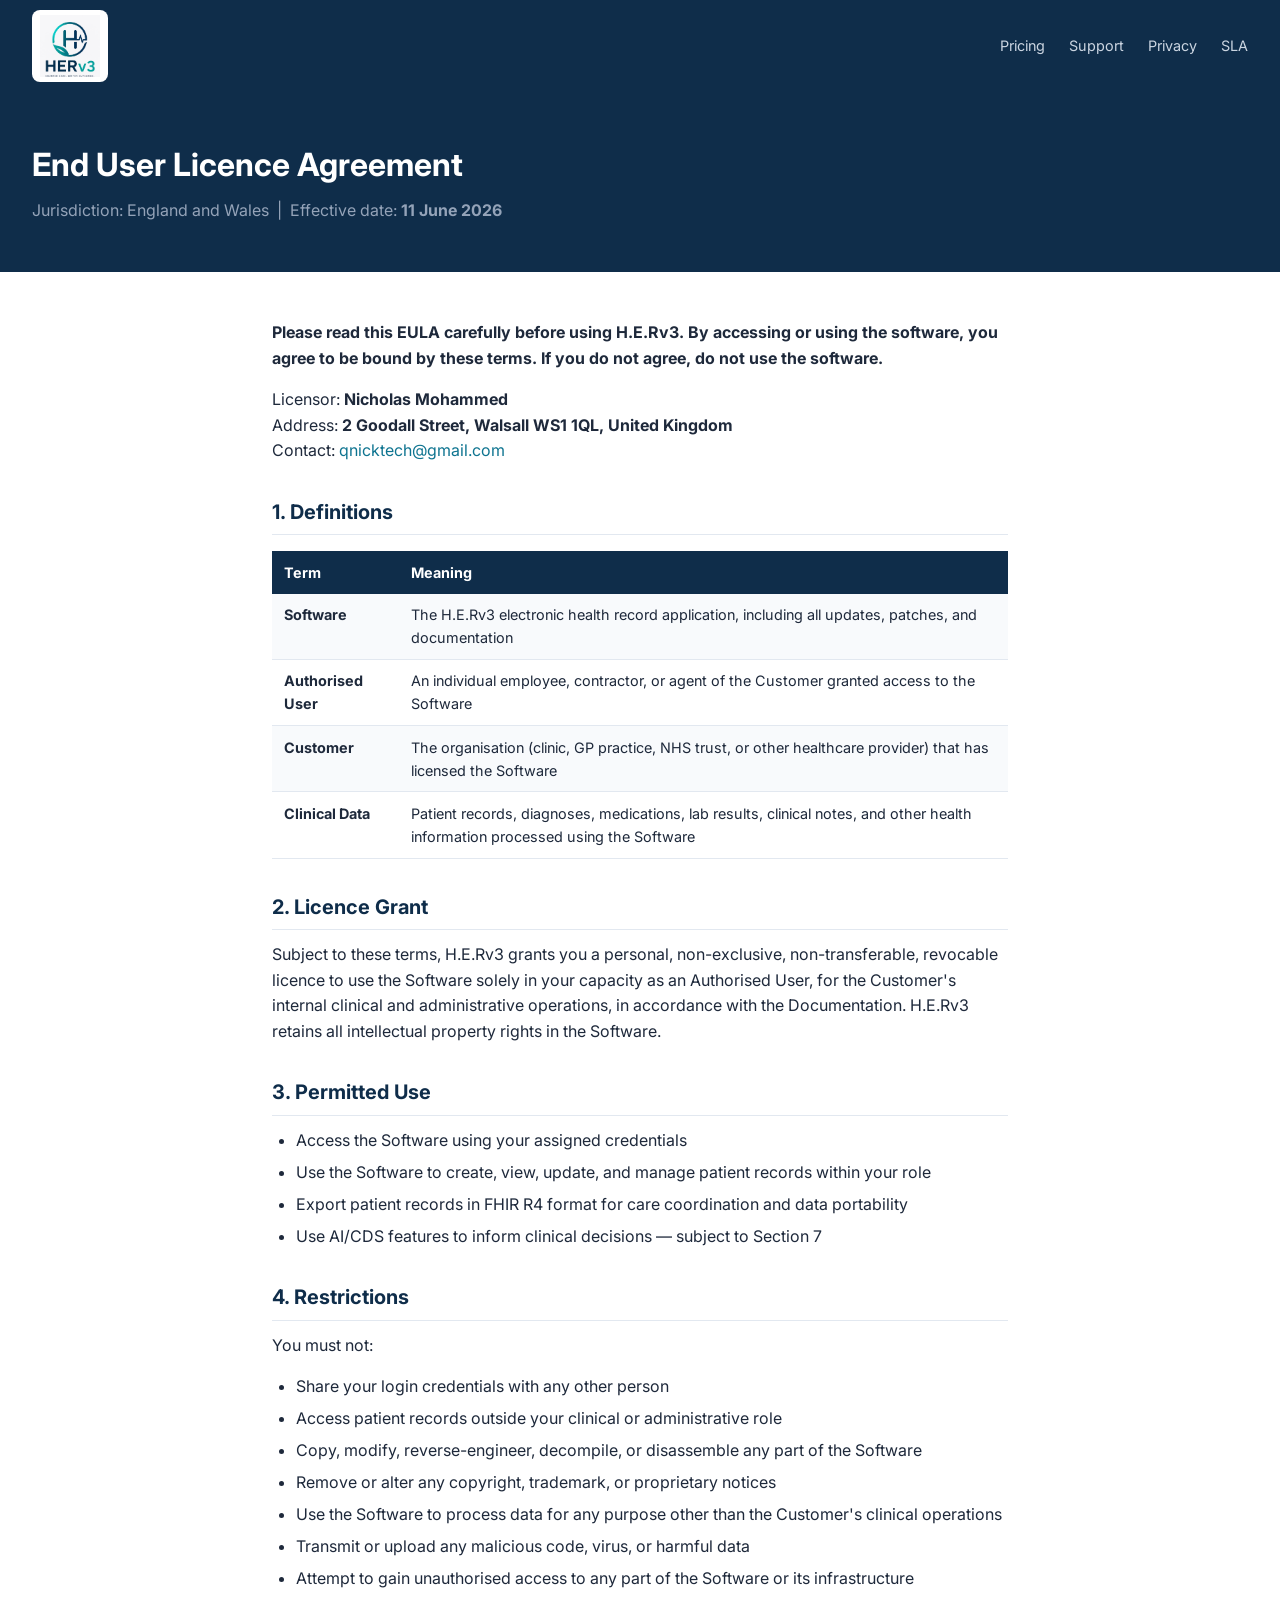
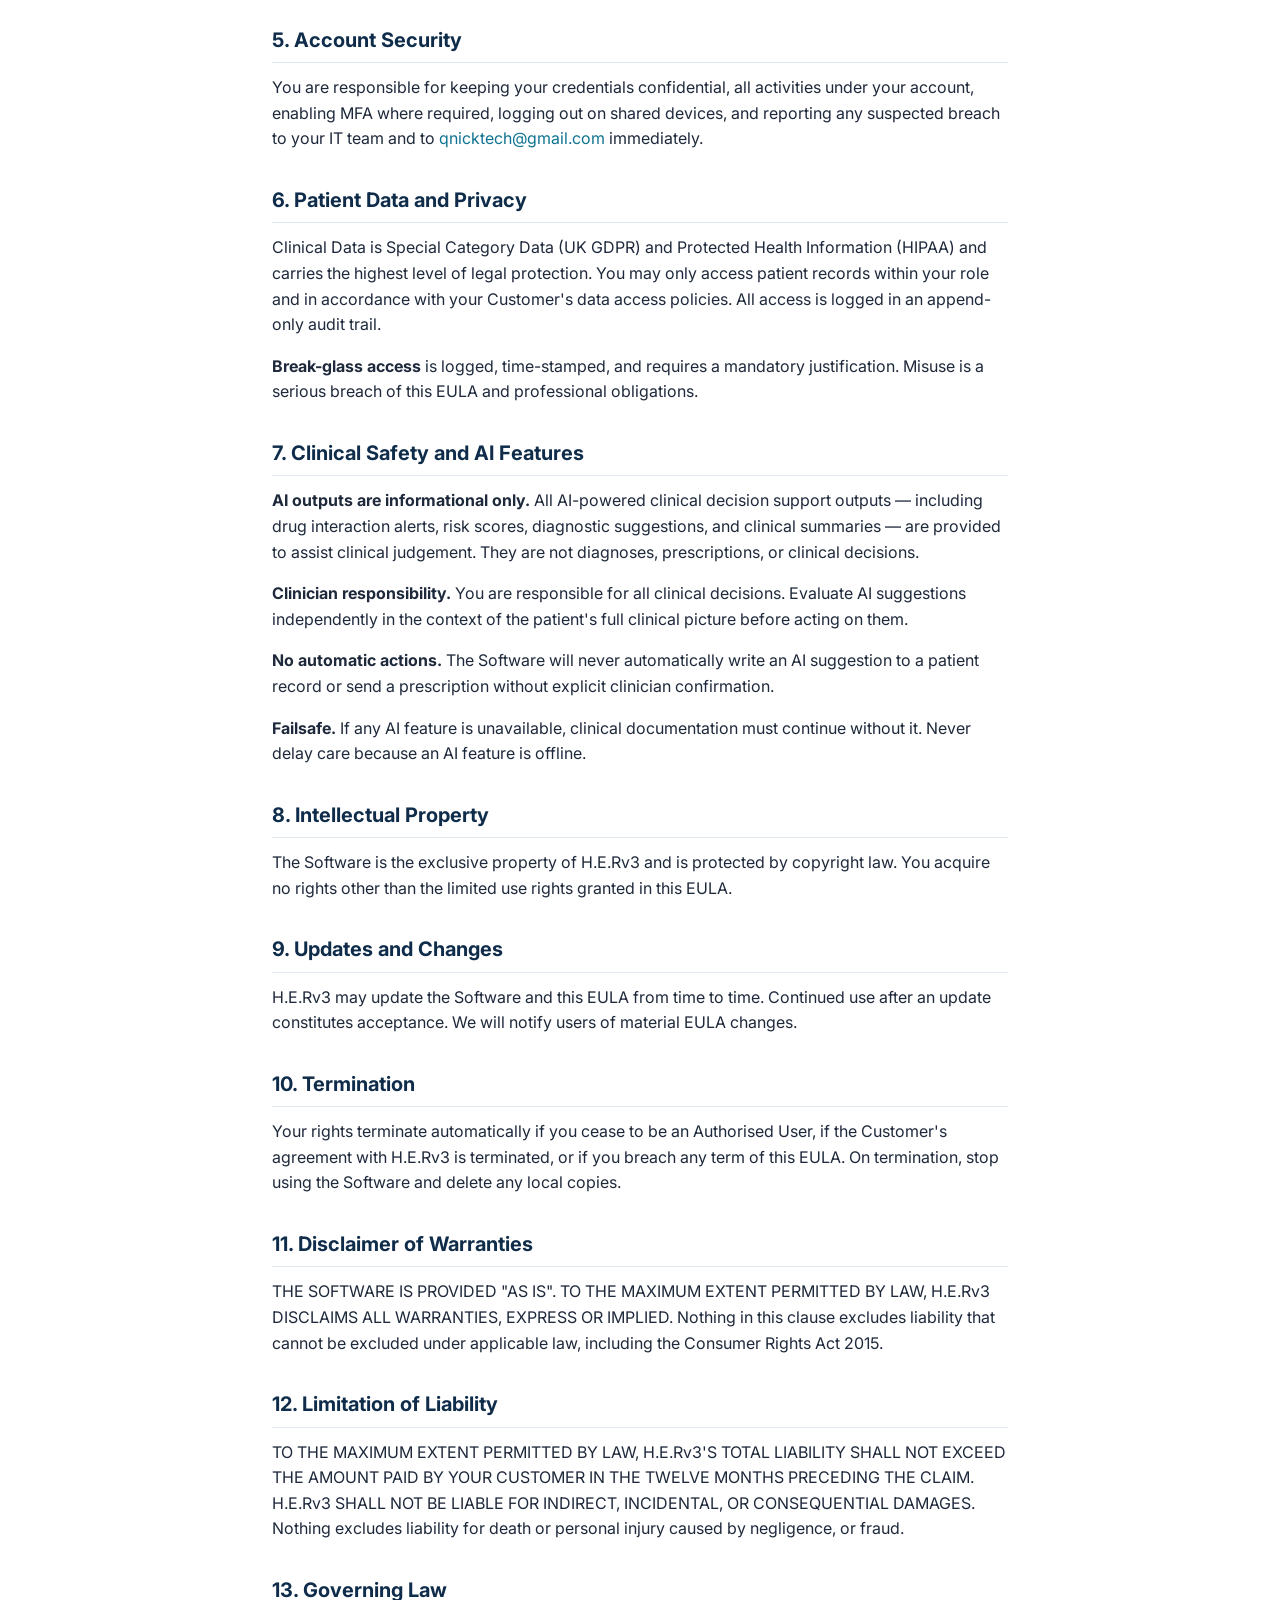
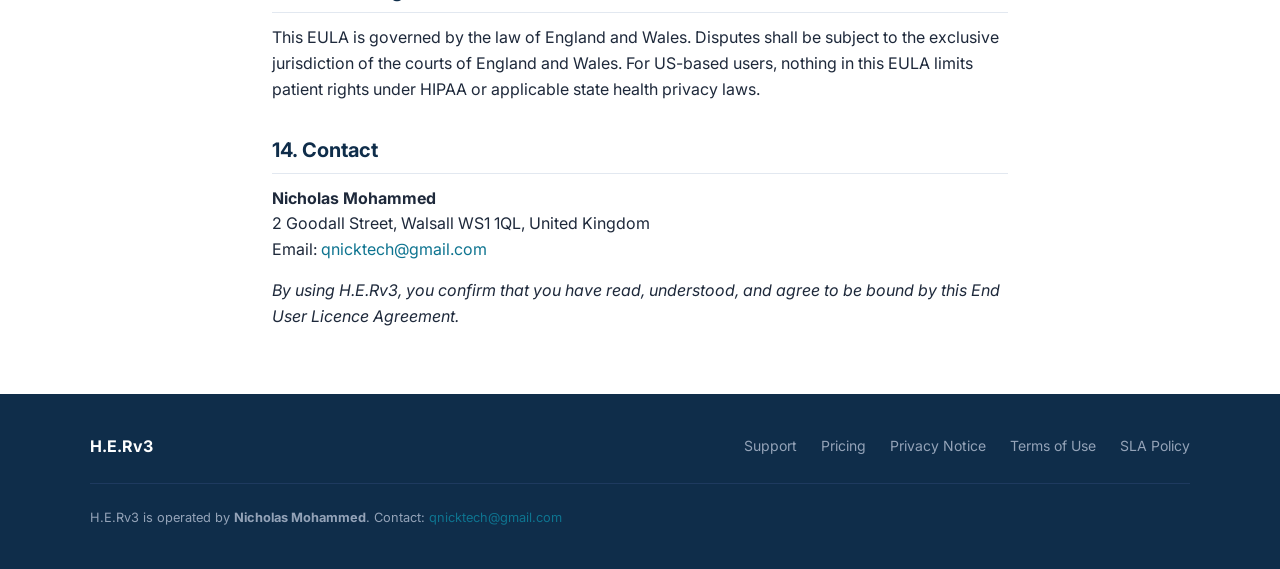
<file: legal/terms/index.html>
<!DOCTYPE html>
<html lang="en">
<head>
  <meta charset="UTF-8">
  <meta name="viewport" content="width=device-width, initial-scale=1.0">
  <title>Terms of Use (EULA) — H.E.Rv3</title>
  <meta name="description" content="End User Licence Agreement for H.E.Rv3 Health Electronic Records v3.">
  <link rel="preconnect" href="https://fonts.googleapis.com">
  <link href="https://fonts.googleapis.com/css2?family=Inter:wght@400;600;700;800&display=swap" rel="stylesheet">
  <link rel="icon" type="image/png" href="/img/herv3-logo.png">
  <link rel="stylesheet" href="/css/style.css">
</head>
<body>

<nav>
  <a href="/" class="nav-brand"><img src="/img/herv3-logo.png" alt="H.E.Rv3" class="nav-logo"></a>
  <div class="nav-links">
    <a href="/pricing/">Pricing</a>
    <a href="/support/">Support</a>
    <a href="/legal/privacy/">Privacy</a>
    <a href="/legal/sla/">SLA</a>
  </div>
</nav>

<div class="page-header">
  <h1>End User Licence Agreement</h1>
  <p>Jurisdiction: England and Wales &nbsp;|&nbsp; Effective date: <strong>11 June 2026</strong></p>
</div>

<div class="content">
  <p><strong>Please read this EULA carefully before using H.E.Rv3. By accessing or using the software, you agree to be bound by these terms. If you do not agree, do not use the software.</strong></p>

  <p>Licensor: <strong>Nicholas Mohammed</strong><br>
  Address: <strong>2 Goodall Street, Walsall WS1 1QL, United Kingdom</strong><br>
  Contact: <a href="mailto:qnicktech@gmail.com">qnicktech@gmail.com</a></p>

  <h2>1. Definitions</h2>
  <table>
    <tr><th>Term</th><th>Meaning</th></tr>
    <tr><td><strong>Software</strong></td><td>The H.E.Rv3 electronic health record application, including all updates, patches, and documentation</td></tr>
    <tr><td><strong>Authorised User</strong></td><td>An individual employee, contractor, or agent of the Customer granted access to the Software</td></tr>
    <tr><td><strong>Customer</strong></td><td>The organisation (clinic, GP practice, NHS trust, or other healthcare provider) that has licensed the Software</td></tr>
    <tr><td><strong>Clinical Data</strong></td><td>Patient records, diagnoses, medications, lab results, clinical notes, and other health information processed using the Software</td></tr>
  </table>

  <h2>2. Licence Grant</h2>
  <p>Subject to these terms, H.E.Rv3 grants you a personal, non-exclusive, non-transferable, revocable licence to use the Software solely in your capacity as an Authorised User, for the Customer's internal clinical and administrative operations, in accordance with the Documentation. H.E.Rv3 retains all intellectual property rights in the Software.</p>

  <h2>3. Permitted Use</h2>
  <ul>
    <li>Access the Software using your assigned credentials</li>
    <li>Use the Software to create, view, update, and manage patient records within your role</li>
    <li>Export patient records in FHIR R4 format for care coordination and data portability</li>
    <li>Use AI/CDS features to inform clinical decisions — subject to Section 7</li>
  </ul>

  <h2>4. Restrictions</h2>
  <p>You must not:</p>
  <ul>
    <li>Share your login credentials with any other person</li>
    <li>Access patient records outside your clinical or administrative role</li>
    <li>Copy, modify, reverse-engineer, decompile, or disassemble any part of the Software</li>
    <li>Remove or alter any copyright, trademark, or proprietary notices</li>
    <li>Use the Software to process data for any purpose other than the Customer's clinical operations</li>
    <li>Transmit or upload any malicious code, virus, or harmful data</li>
    <li>Attempt to gain unauthorised access to any part of the Software or its infrastructure</li>
  </ul>

  <h2>5. Account Security</h2>
  <p>You are responsible for keeping your credentials confidential, all activities under your account, enabling MFA where required, logging out on shared devices, and reporting any suspected breach to your IT team and to <a href="mailto:qnicktech@gmail.com">qnicktech@gmail.com</a> immediately.</p>

  <h2>6. Patient Data and Privacy</h2>
  <p>Clinical Data is Special Category Data (UK GDPR) and Protected Health Information (HIPAA) and carries the highest level of legal protection. You may only access patient records within your role and in accordance with your Customer's data access policies. All access is logged in an append-only audit trail.</p>
  <p><strong>Break-glass access</strong> is logged, time-stamped, and requires a mandatory justification. Misuse is a serious breach of this EULA and professional obligations.</p>

  <h2>7. Clinical Safety and AI Features</h2>
  <p><strong>AI outputs are informational only.</strong> All AI-powered clinical decision support outputs — including drug interaction alerts, risk scores, diagnostic suggestions, and clinical summaries — are provided to assist clinical judgement. They are not diagnoses, prescriptions, or clinical decisions.</p>
  <p><strong>Clinician responsibility.</strong> You are responsible for all clinical decisions. Evaluate AI suggestions independently in the context of the patient's full clinical picture before acting on them.</p>
  <p><strong>No automatic actions.</strong> The Software will never automatically write an AI suggestion to a patient record or send a prescription without explicit clinician confirmation.</p>
  <p><strong>Failsafe.</strong> If any AI feature is unavailable, clinical documentation must continue without it. Never delay care because an AI feature is offline.</p>

  <h2>8. Intellectual Property</h2>
  <p>The Software is the exclusive property of H.E.Rv3 and is protected by copyright law. You acquire no rights other than the limited use rights granted in this EULA.</p>

  <h2>9. Updates and Changes</h2>
  <p>H.E.Rv3 may update the Software and this EULA from time to time. Continued use after an update constitutes acceptance. We will notify users of material EULA changes.</p>

  <h2>10. Termination</h2>
  <p>Your rights terminate automatically if you cease to be an Authorised User, if the Customer's agreement with H.E.Rv3 is terminated, or if you breach any term of this EULA. On termination, stop using the Software and delete any local copies.</p>

  <h2>11. Disclaimer of Warranties</h2>
  <p>THE SOFTWARE IS PROVIDED "AS IS". TO THE MAXIMUM EXTENT PERMITTED BY LAW, H.E.Rv3 DISCLAIMS ALL WARRANTIES, EXPRESS OR IMPLIED. Nothing in this clause excludes liability that cannot be excluded under applicable law, including the Consumer Rights Act 2015.</p>

  <h2>12. Limitation of Liability</h2>
  <p>TO THE MAXIMUM EXTENT PERMITTED BY LAW, H.E.Rv3'S TOTAL LIABILITY SHALL NOT EXCEED THE AMOUNT PAID BY YOUR CUSTOMER IN THE TWELVE MONTHS PRECEDING THE CLAIM. H.E.Rv3 SHALL NOT BE LIABLE FOR INDIRECT, INCIDENTAL, OR CONSEQUENTIAL DAMAGES. Nothing excludes liability for death or personal injury caused by negligence, or fraud.</p>

  <h2>13. Governing Law</h2>
  <p>This EULA is governed by the law of England and Wales. Disputes shall be subject to the exclusive jurisdiction of the courts of England and Wales. For US-based users, nothing in this EULA limits patient rights under HIPAA or applicable state health privacy laws.</p>

  <h2>14. Contact</h2>
  <p><strong>Nicholas Mohammed</strong><br>
  2 Goodall Street, Walsall WS1 1QL, United Kingdom<br>
  Email: <a href="mailto:qnicktech@gmail.com">qnicktech@gmail.com</a></p>

  <p><em>By using H.E.Rv3, you confirm that you have read, understood, and agree to be bound by this End User Licence Agreement.</em></p>
</div>

<footer>
  <div class="footer-inner">
    <a href="/" class="footer-brand">H.E.Rv3</a>
    <div class="footer-links">
      <a href="/support/">Support</a>
      <a href="/pricing/">Pricing</a>
      <a href="/legal/privacy/">Privacy Notice</a>
      <a href="/legal/terms/">Terms of Use</a>
      <a href="/legal/sla/">SLA Policy</a>
    </div>
    <p class="footer-copy">H.E.Rv3 is operated by <strong>Nicholas Mohammed</strong>. Contact: <a href="mailto:qnicktech@gmail.com">qnicktech@gmail.com</a></p>
  </div>
</footer>

</body>
</html>
</file>
<file: css/style.css>
*, *::before, *::after { box-sizing: border-box; margin: 0; padding: 0; }

:root {
  --navy: #0f2d4a;
  --teal: #0e7490;
  --teal-light: #e0f2fe;
  --text: #1e293b;
  --muted: #64748b;
  --border: #e2e8f0;
  --white: #ffffff;
  --bg: #f8fafc;
}

body { font-family: 'Inter', system-ui, sans-serif; color: var(--text); background: var(--white); line-height: 1.6; font-size: 16px; }

a { color: var(--teal); text-decoration: none; }
a:hover { text-decoration: underline; }

/* NAV */
nav { background: var(--navy); padding: 0.6rem 2rem; display: flex; align-items: center; justify-content: space-between; flex-wrap: wrap; gap: 1rem; }
.nav-brand { color: var(--white); font-size: 1.25rem; font-weight: 700; letter-spacing: -0.01em; }
.nav-brand span { color: #7dd3fc; }
.nav-links { display: flex; gap: 1.5rem; }
.nav-links a { color: #cbd5e1; font-size: 0.9rem; }
.nav-links a:hover { color: var(--white); text-decoration: none; }

/* HERO */
.hero { background: linear-gradient(135deg, var(--navy) 0%, #1e4d7b 100%); color: var(--white); padding: 5rem 2rem; text-align: center; }
.hero h1 { font-size: clamp(2rem, 5vw, 3.25rem); font-weight: 800; letter-spacing: -0.02em; margin-bottom: 1rem; }
.hero h1 span { color: #7dd3fc; }
.hero p { font-size: 1.15rem; color: #cbd5e1; max-width: 680px; margin: 0 auto 2rem; }
.btn { display: inline-block; background: var(--teal); color: var(--white); padding: 0.85rem 2rem; border-radius: 0.5rem; font-weight: 600; font-size: 1rem; transition: background 0.2s; }
.btn:hover { background: #0e6380; text-decoration: none; }
.btn-outline { background: transparent; border: 2px solid #7dd3fc; color: #7dd3fc; margin-left: 1rem; }
.btn-outline:hover { background: rgba(125,211,252,0.1); }

/* FEATURES */
.features { padding: 4rem 2rem; background: var(--bg); }
.features h2 { text-align: center; font-size: 1.75rem; font-weight: 700; color: var(--navy); margin-bottom: 0.5rem; }
.features .subtitle { text-align: center; color: var(--muted); margin-bottom: 3rem; }
.grid { display: grid; grid-template-columns: repeat(auto-fit, minmax(260px, 1fr)); gap: 1.5rem; max-width: 1100px; margin: 0 auto; }
.card { background: var(--white); border: 1px solid var(--border); border-radius: 0.75rem; padding: 1.5rem; }
.card-icon { font-size: 1.75rem; margin-bottom: 0.75rem; }
.card h3 { font-size: 1rem; font-weight: 600; color: var(--navy); margin-bottom: 0.4rem; }
.card p { font-size: 0.9rem; color: var(--muted); }

/* PRICING HINT */
.cta-band { background: var(--teal-light); border-top: 1px solid #bae6fd; border-bottom: 1px solid #bae6fd; padding: 3rem 2rem; text-align: center; }
.cta-band h2 { font-size: 1.5rem; font-weight: 700; color: var(--navy); margin-bottom: 0.75rem; }
.cta-band p { color: var(--muted); margin-bottom: 1.5rem; }

/* CONTENT PAGES */
.page-header { background: var(--navy); color: var(--white); padding: 3rem 2rem; }
.page-header h1 { font-size: 2rem; font-weight: 700; }
.page-header p { color: #94a3b8; margin-top: 0.5rem; }
.content { max-width: 800px; margin: 0 auto; padding: 3rem 2rem; }
.content h2 { font-size: 1.25rem; font-weight: 700; color: var(--navy); margin: 2rem 0 0.75rem; padding-bottom: 0.4rem; border-bottom: 1px solid var(--border); }
.content h3 { font-size: 1rem; font-weight: 600; color: var(--text); margin: 1.25rem 0 0.5rem; }
.content p { margin-bottom: 1rem; color: var(--text); }
.content ul, .content ol { margin: 0.75rem 0 1rem 1.5rem; }
.content li { margin-bottom: 0.4rem; }
.notice { background: #fef3c7; border-left: 4px solid #f59e0b; padding: 1rem 1.25rem; border-radius: 0 0.5rem 0.5rem 0; margin-bottom: 2rem; font-size: 0.9rem; }

/* TABLE */
table { width: 100%; border-collapse: collapse; margin: 1rem 0 1.5rem; font-size: 0.9rem; }
th { background: var(--navy); color: var(--white); padding: 0.6rem 0.75rem; text-align: left; }
td { padding: 0.6rem 0.75rem; border-bottom: 1px solid var(--border); vertical-align: top; }
tr:nth-child(even) td { background: var(--bg); }

/* SUPPORT */
.support-grid { display: grid; grid-template-columns: repeat(auto-fit, minmax(280px, 1fr)); gap: 1.5rem; margin: 2rem 0; }
.support-card { border: 1px solid var(--border); border-radius: 0.75rem; padding: 1.5rem; }
.support-card h3 { color: var(--navy); font-size: 1rem; font-weight: 600; margin-bottom: 0.5rem; }
.support-card p { font-size: 0.9rem; color: var(--muted); margin-bottom: 0.75rem; }
.support-card a { font-weight: 600; }

/* FOOTER */
footer { background: var(--navy); color: #94a3b8; padding: 2.5rem 2rem; }
.footer-inner { max-width: 1100px; margin: 0 auto; display: flex; flex-wrap: wrap; justify-content: space-between; gap: 1.5rem; align-items: center; }
.footer-brand { color: var(--white); font-weight: 700; }
.footer-links { display: flex; gap: 1.5rem; flex-wrap: wrap; }
.footer-links a { color: #94a3b8; font-size: 0.875rem; }
.footer-links a:hover { color: var(--white); text-decoration: none; }
.footer-copy { width: 100%; font-size: 0.8rem; padding-top: 1.5rem; border-top: 1px solid #1e3a5f; }

/* NAV LOGO */
.nav-logo { height: 72px; width: auto; display: block; background: white; padding: 5px 8px; border-radius: 8px; }

/* PRICING */
.pricing { padding: 4rem 2rem; background: var(--white); }
.pricing-intro { text-align: center; margin-bottom: 3rem; }
.pricing-intro h2 { font-size: 1.75rem; font-weight: 700; color: var(--navy); margin-bottom: 0.5rem; }
.pricing-intro p { color: var(--muted); max-width: 560px; margin: 0 auto 1.5rem; }

.toggle-wrap { display: flex; align-items: center; justify-content: center; gap: 0.75rem; margin-bottom: 2.5rem; }
.toggle-label { font-size: 0.9rem; color: var(--muted); font-weight: 500; }
.toggle-label.active { color: var(--navy); font-weight: 600; }
.toggle { position: relative; display: inline-block; width: 48px; height: 26px; }
.toggle input { opacity: 0; width: 0; height: 0; }
.toggle-slider { position: absolute; inset: 0; background: var(--teal); border-radius: 26px; cursor: pointer; transition: 0.2s; }
.toggle-slider::before { content: ''; position: absolute; height: 20px; width: 20px; left: 3px; bottom: 3px; background: white; border-radius: 50%; transition: 0.2s; }
.toggle input:checked + .toggle-slider::before { transform: translateX(22px); }
.save-badge { background: #dcfce7; color: #166534; font-size: 0.75rem; font-weight: 600; padding: 0.2rem 0.5rem; border-radius: 9999px; }

.pricing-grid { display: grid; grid-template-columns: repeat(auto-fit, minmax(240px, 1fr)); gap: 1.5rem; max-width: 1100px; margin: 0 auto; align-items: start; }
.pricing-card { border: 1px solid var(--border); border-radius: 1rem; padding: 2rem 1.5rem; background: var(--white); position: relative; }
.pricing-card.featured { border: 2px solid var(--teal); box-shadow: 0 4px 24px rgba(14,116,144,0.12); }
.popular-badge { position: absolute; top: -13px; left: 50%; transform: translateX(-50%); background: var(--teal); color: white; font-size: 0.75rem; font-weight: 600; padding: 0.25rem 0.85rem; border-radius: 9999px; white-space: nowrap; }
.pricing-card h3 { font-size: 1.1rem; font-weight: 700; color: var(--navy); margin-bottom: 0.4rem; }
.pricing-card .tagline { font-size: 0.85rem; color: var(--muted); margin-bottom: 1.25rem; min-height: 2.5rem; }
.price-block { margin-bottom: 1.25rem; }
.price-amount { font-size: 2.25rem; font-weight: 800; color: var(--navy); line-height: 1; }
.price-amount span { font-size: 1.1rem; font-weight: 600; vertical-align: top; margin-top: 0.3rem; display: inline-block; }
.price-period { font-size: 0.85rem; color: var(--muted); margin-top: 0.2rem; }
.price-annual-note { font-size: 0.8rem; color: #059669; font-weight: 500; margin-top: 0.2rem; min-height: 1.2rem; }
.price-usd { font-size: 0.82rem; color: var(--muted); margin-top: 0.15rem; }

.show-monthly .annual-price, .show-monthly .price-annual-note { display: none; }
.show-annual .monthly-price { display: none; }

.pricing-cta { display: block; width: 100%; text-align: center; background: var(--navy); color: white; padding: 0.75rem 1rem; border-radius: 0.5rem; font-weight: 600; font-size: 0.95rem; margin-bottom: 1.5rem; transition: background 0.2s; }
.pricing-cta:hover { background: var(--teal); text-decoration: none; }
.pricing-card.featured .pricing-cta { background: var(--teal); }
.pricing-card.featured .pricing-cta:hover { background: #0e6380; }

.feature-list { list-style: none; padding: 0; margin: 0; }
.feature-list li { font-size: 0.875rem; padding: 0.35rem 0; color: var(--text); display: flex; gap: 0.5rem; align-items: flex-start; border-bottom: 1px solid var(--border); }
.feature-list li:last-child { border-bottom: none; }
.feature-list li::before { content: '✓'; color: #059669; font-weight: 700; flex-shrink: 0; }
.feature-list li.no::before { content: '–'; color: #cbd5e1; }
.feature-list li.no { color: var(--muted); }
.feature-divider { font-size: 0.75rem; font-weight: 600; color: var(--muted); text-transform: uppercase; letter-spacing: 0.05em; padding: 0.75rem 0 0.25rem; }

.enterprise-card { background: var(--navy); color: white; border-color: var(--navy); }
.enterprise-card h3 { color: white; }
.enterprise-card .tagline { color: #94a3b8; }
.enterprise-card .price-amount { color: white; }
.enterprise-card .price-period { color: #94a3b8; }
.enterprise-card .pricing-cta { background: rgba(255,255,255,0.15); border: 1px solid rgba(255,255,255,0.3); }
.enterprise-card .pricing-cta:hover { background: rgba(255,255,255,0.25); }
.enterprise-card .feature-list li { color: #e2e8f0; border-bottom-color: rgba(255,255,255,0.1); }
.enterprise-card .feature-list li::before { color: #34d399; }

.pricing-note { text-align: center; max-width: 700px; margin: 2.5rem auto 0; font-size: 0.85rem; color: var(--muted); }

@media (max-width: 600px) {
  .btn-outline { margin-left: 0; margin-top: 0.75rem; }
  .hero { padding: 3rem 1.25rem; }
  .content { padding: 2rem 1.25rem; }
  table { font-size: 0.8rem; }
  .pricing-grid { grid-template-columns: 1fr; }
}
</file>
